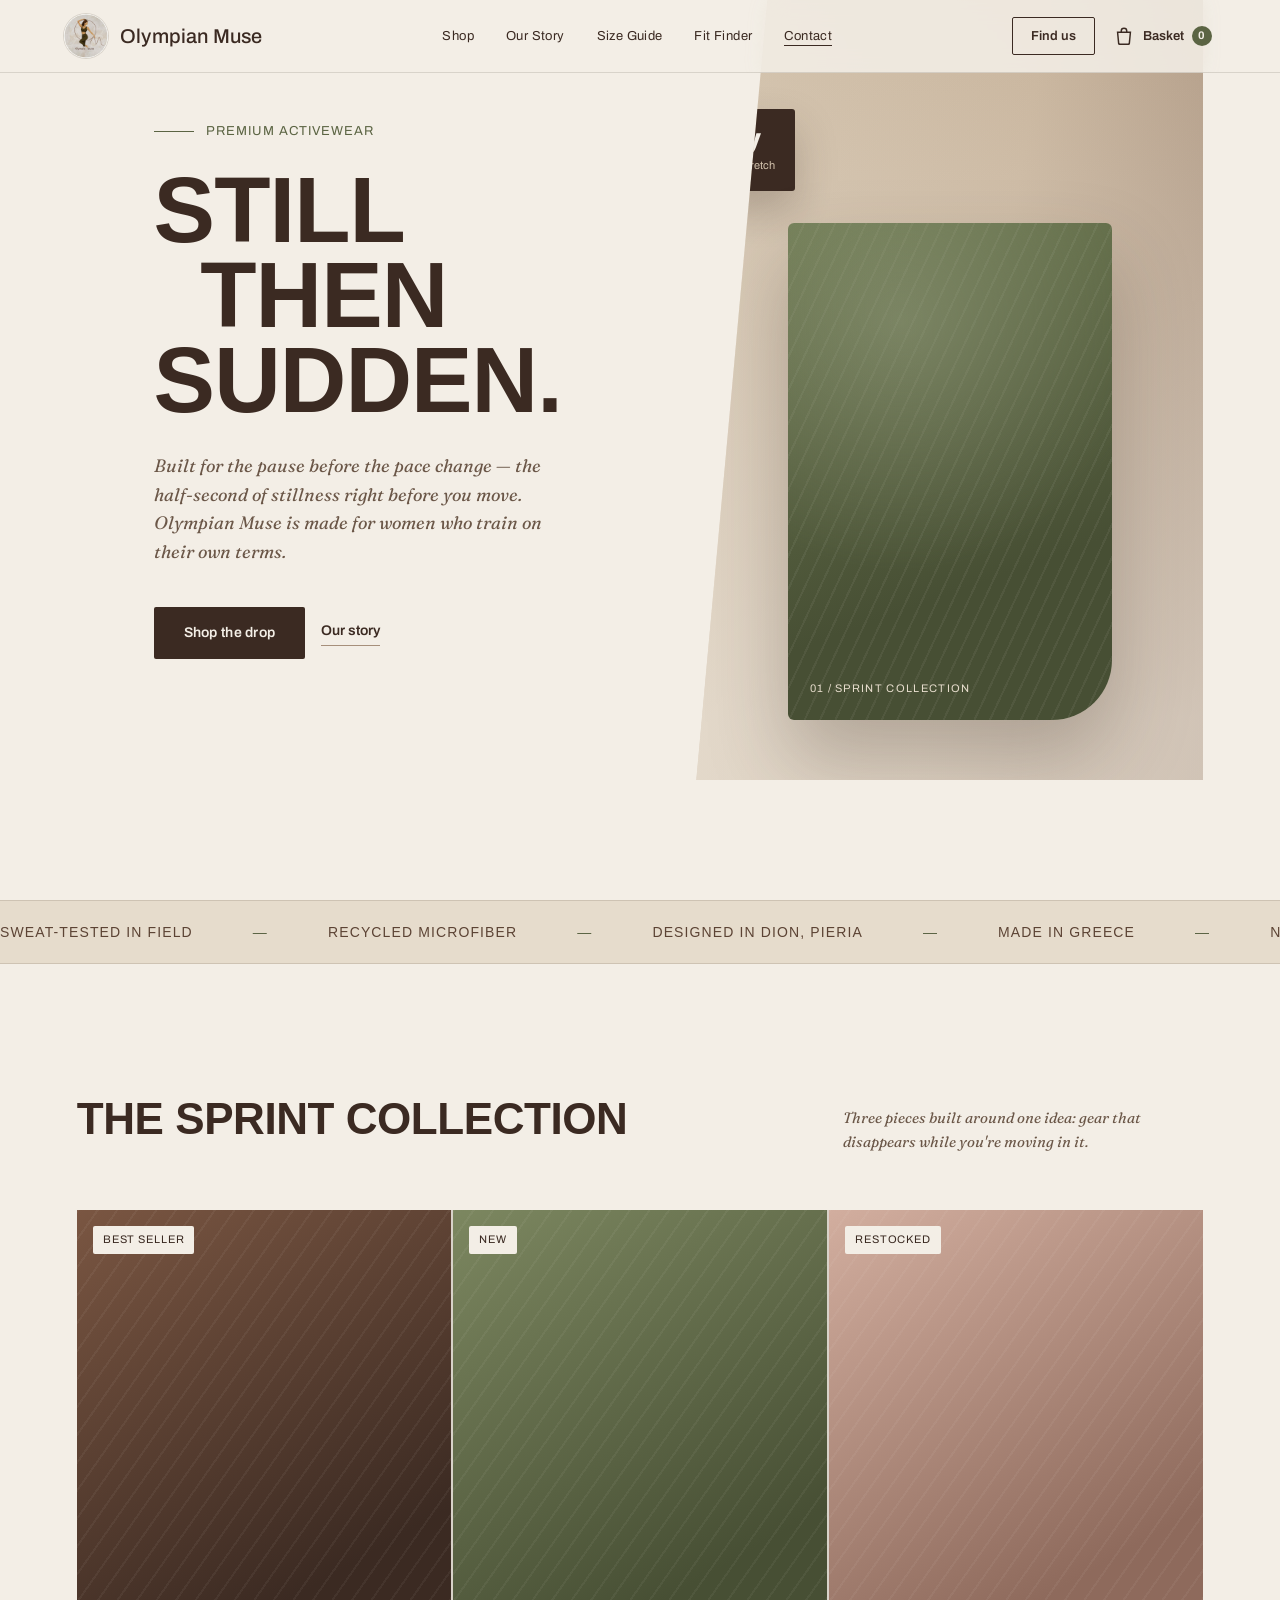
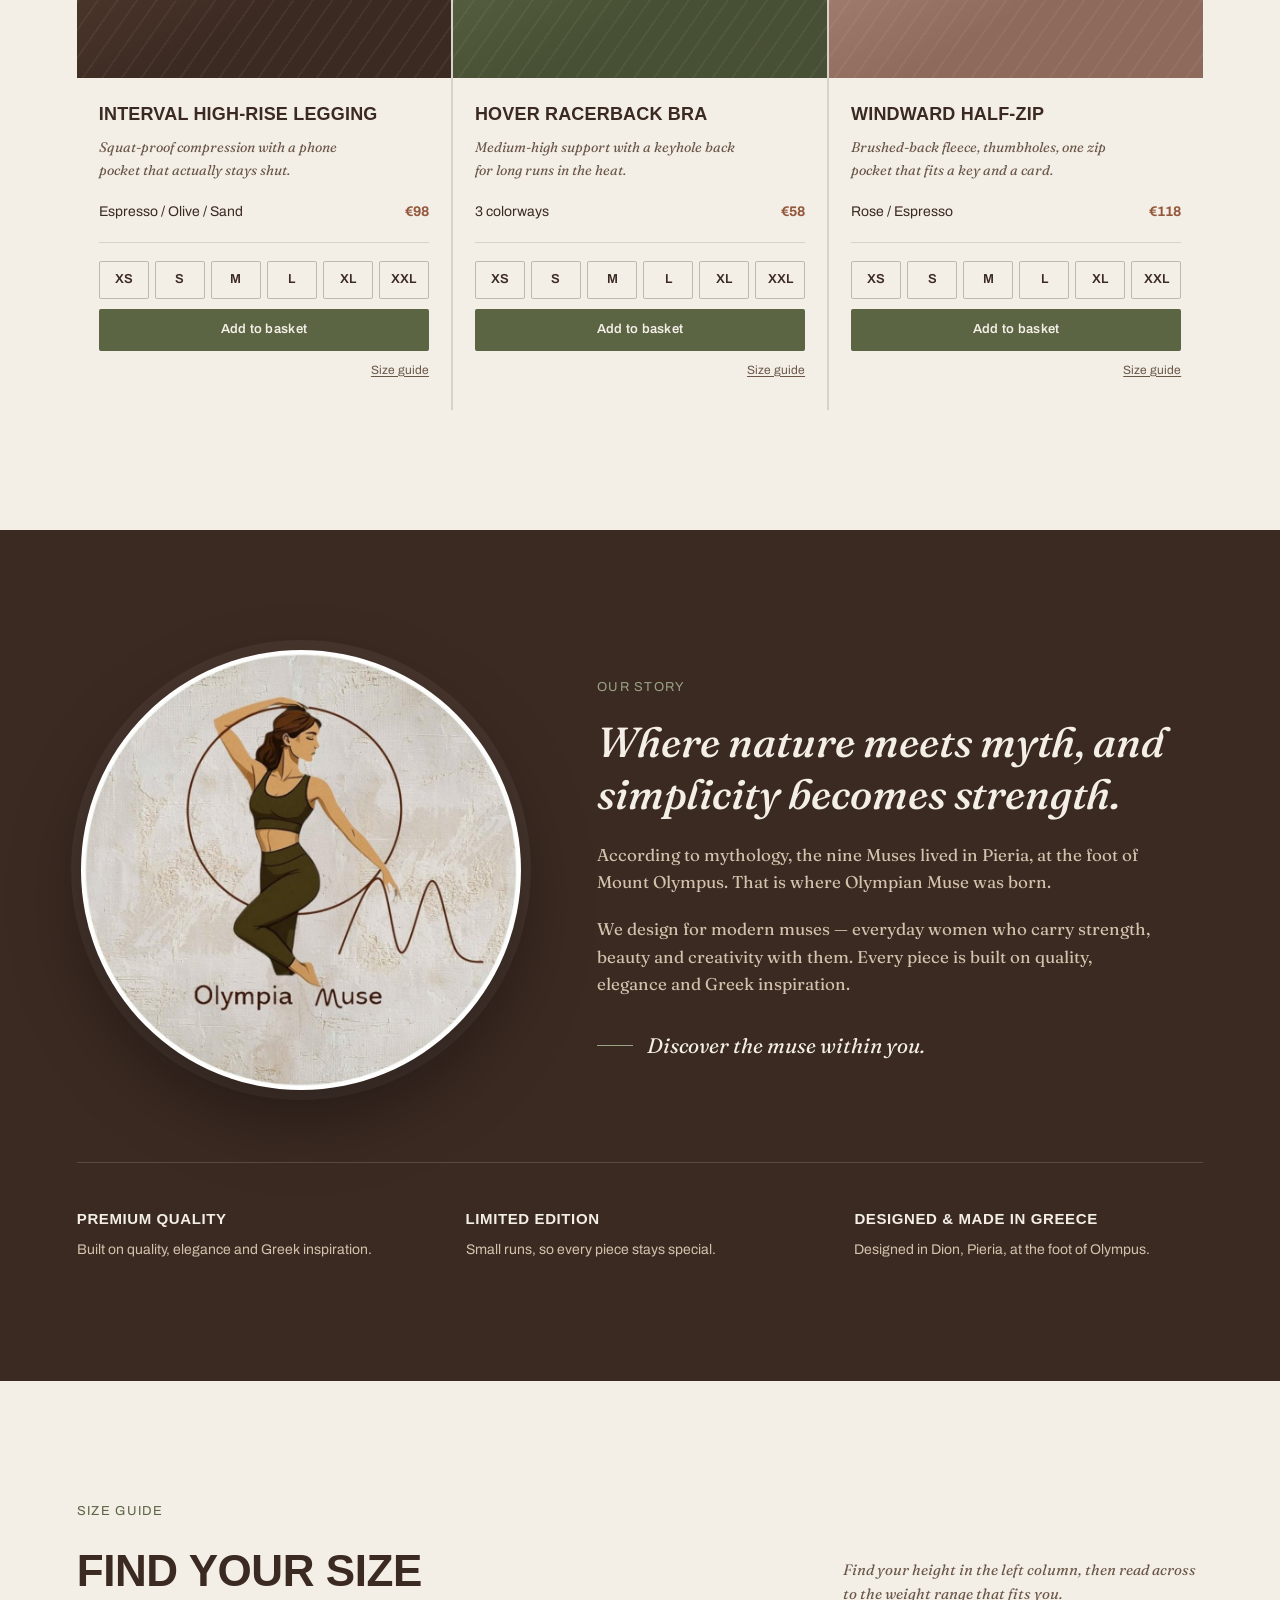
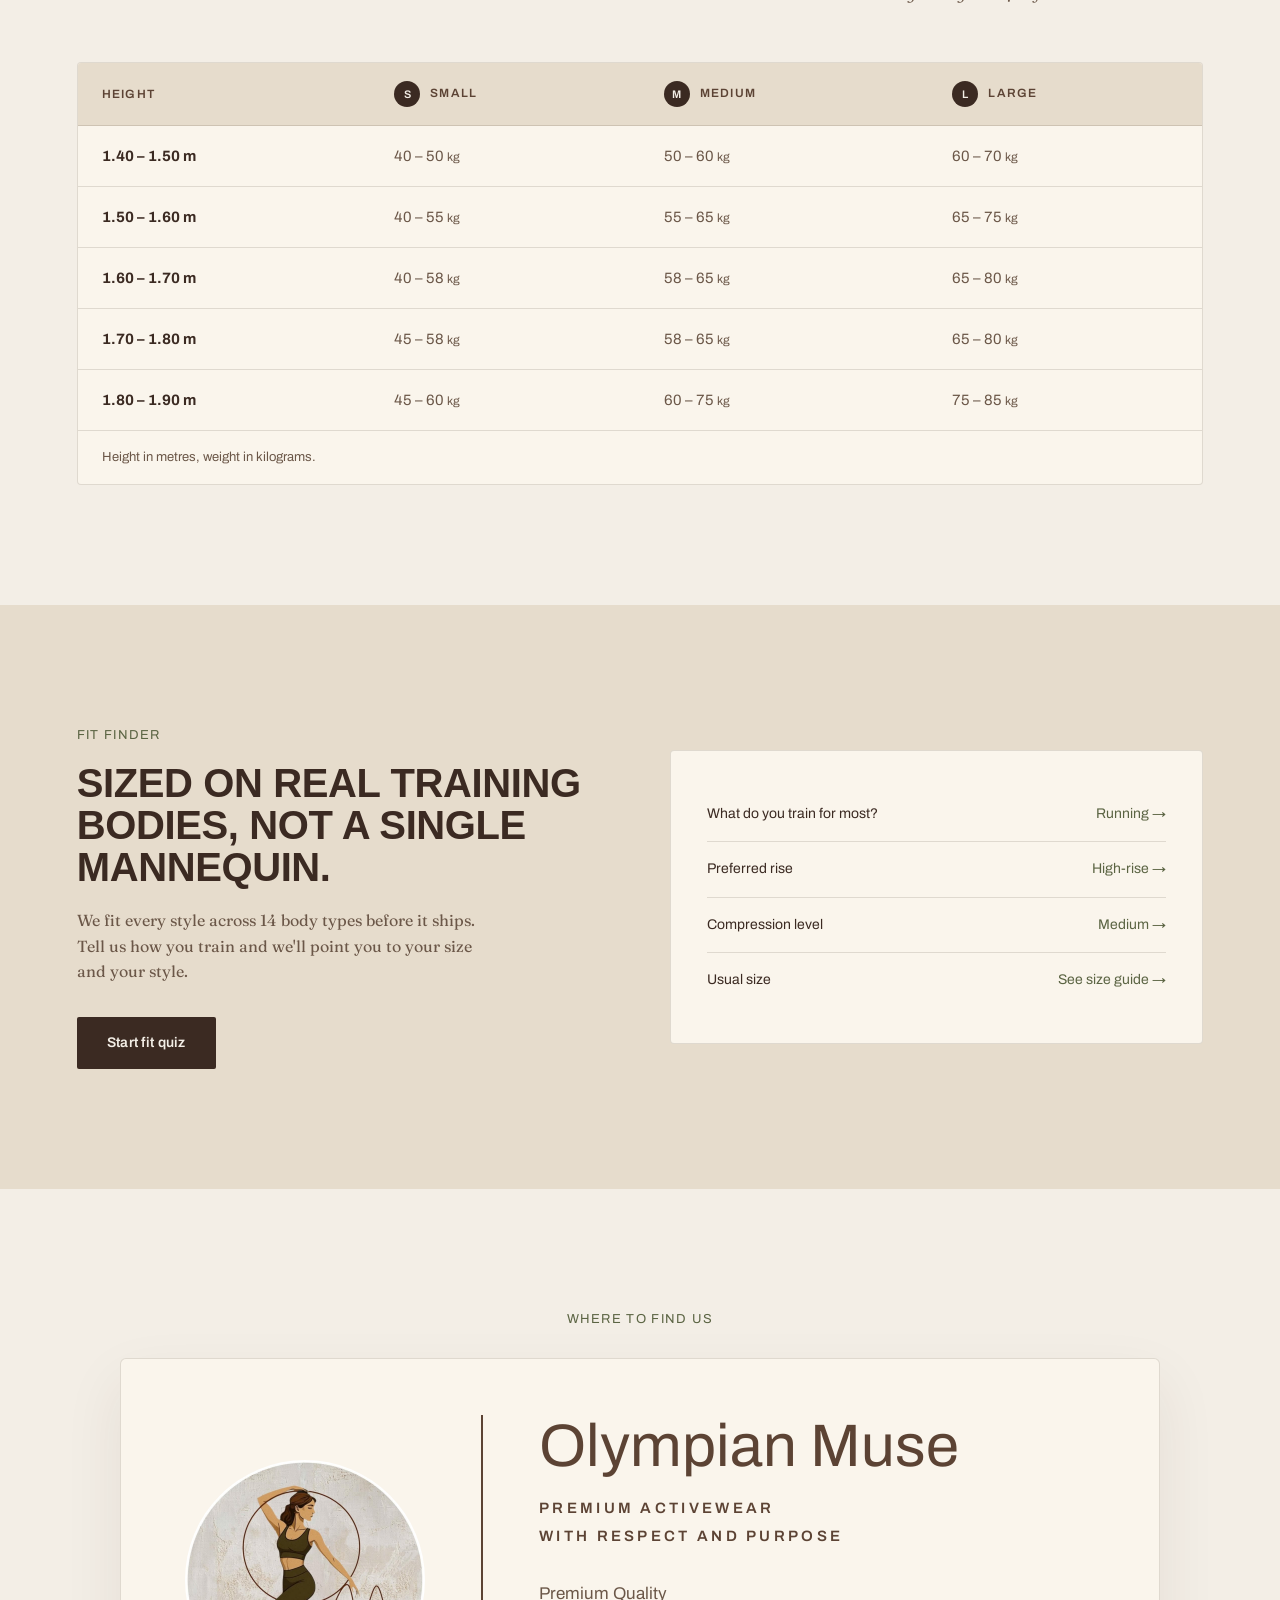
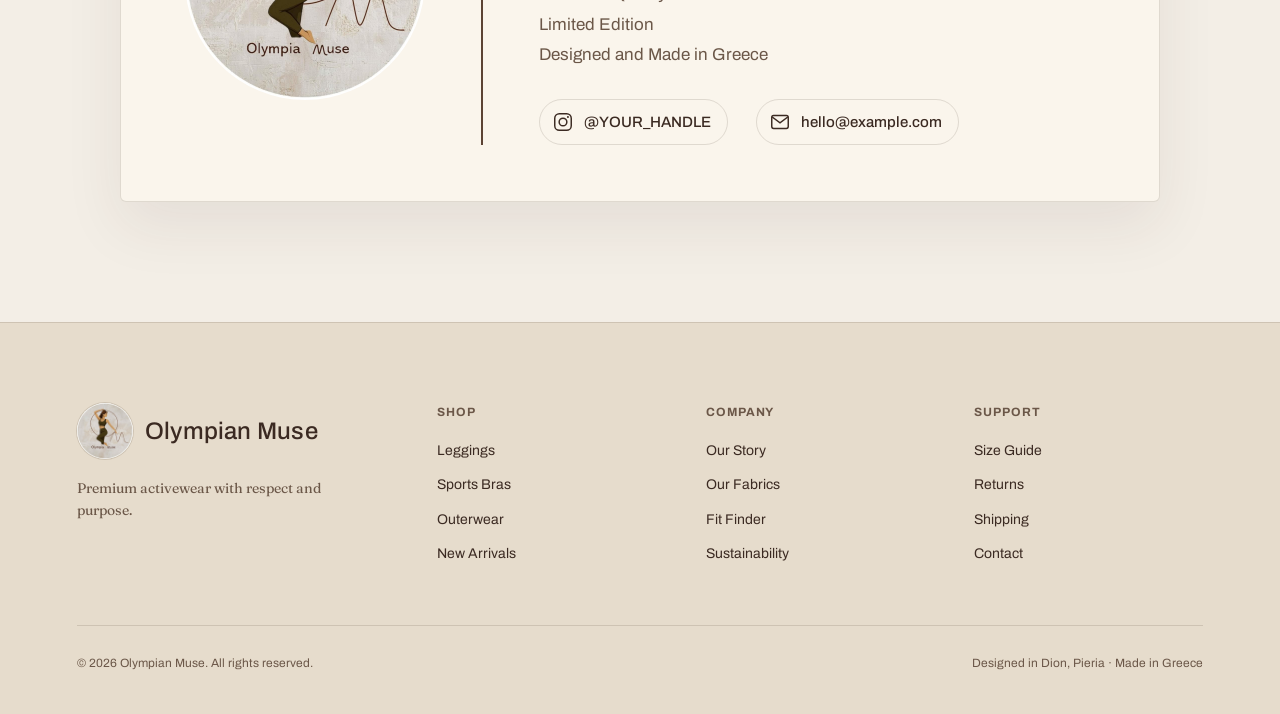
<file: OlympianMuse.html>
<!DOCTYPE html>
<html lang="en">
<head>
<meta charset="UTF-8">
<meta name="viewport" content="width=device-width, initial-scale=1.0, viewport-fit=cover">
<meta name="theme-color" content="#F3EEE6">
<title>Olympian Muse — Premium Activewear, Designed and Made in Greece</title>
<link rel="icon" href="images/logo.jpg">
<script>
  /* Turn on entrance animations only if the visitor hasn't asked their device to reduce motion */
  if (window.matchMedia && matchMedia('(prefers-reduced-motion: no-preference)').matches && 'IntersectionObserver' in window) {
    document.documentElement.classList.add('motion');
  }
</script>
<link rel="preconnect" href="https://fonts.googleapis.com">
<link href="https://fonts.googleapis.com/css2?family=Archivo+Expanded:wght@600;700;800&family=Archivo:wght@400;500;600;800&family=Fraunces:ital,opsz,wght@0,9..144,400;0,9..144,500;1,9..144,400;1,9..144,500&display=swap" rel="stylesheet">
<style>
  :root{
    /* Earth palette — cream, sand, taupe, espresso, olive, sage, clay, dusty rose */
    --cream:#F3EEE6;
    --cream-light:#FAF5EC;
    --sand:#E6DCCC;
    --sand-deep:#D3C3AD;
    --taupe:#A68F7B;
    --brown:#5C4334;
    --espresso:#3B2A22;
    --olive:#5B6443;
    --olive-deep:#474F34;
    --sage:#9AA284;
    --clay:#94573B;
    --rose:#C49A8C;

    /* Semantic roles */
    --bg:var(--cream);
    --surface:var(--sand);
    --text:var(--espresso);
    --text-muted:#6B5748;
    --accent:var(--clay);
    --line: rgba(59,42,34,0.14);
  }
  *{box-sizing:border-box; margin:0; padding:0;}
  html{scroll-behavior:smooth;}
  body{
    background:var(--bg);
    color:var(--text);
    font-family:'Fraunces', serif;
    font-weight:400;
    line-height:1.6;
    overflow-x:hidden;
  }
  .display{
    font-family:'Archivo Expanded', sans-serif;
    font-weight:800;
    text-transform:uppercase;
    letter-spacing:-0.01em;
  }
  .sans{
    font-family:'Archivo', sans-serif;
  }
  a{color:inherit; text-decoration:none;}
  img{max-width:100%; display:block;}

  /* ---------- BRAND (logo + wordmark) ---------- */
  .brand{display:flex; align-items:center; gap:12px;}
  .brand img{
    width:44px; height:44px; border-radius:50%; object-fit:cover;
    box-shadow:0 0 0 1px var(--line);
  }
  .wordmark{
    font-family:'Archivo', sans-serif; font-weight:500;
    font-size:20px; letter-spacing:0.01em;
  }

  /* ---------- NAV ---------- */
  header{
    position:fixed; top:0; left:0; right:0; z-index:100;
    display:flex; align-items:center; justify-content:space-between;
    padding:14px 5vw;
    background:rgba(243,238,230,0.88);
    backdrop-filter:blur(10px);
    -webkit-backdrop-filter:blur(10px);
    border-bottom:1px solid var(--line);
  }
  nav ul{
    display:flex; gap:32px; list-style:none;
    font-family:'Archivo', sans-serif;
    font-size:13px;
    letter-spacing:0.03em;
  }
  nav a{position:relative; padding-bottom:3px;}
  nav a::after{
    content:''; position:absolute; left:0; bottom:0; width:0; height:1px;
    background:var(--espresso); transition:width .3s ease;
  }
  nav a:hover::after{width:100%;}
  .nav-cta{
    font-family:'Archivo', sans-serif; font-size:13px; font-weight:600;
    border:1px solid var(--espresso); padding:8px 18px; border-radius:2px;
    transition:background .25s ease, color .25s ease;
  }
  .nav-cta:hover{background:var(--espresso); color:var(--cream);}
  @media(max-width:900px){ nav ul{display:none;} }

  /* ---------- HERO ---------- */
  .hero{
    position:relative;
    min-height:100vh;
    display:grid;
    grid-template-columns: 1.1fr 0.9fr;
    align-items:stretch;
  }
  .hero-copy{
    display:flex; flex-direction:column; justify-content:center;
    padding: 0 6vw;
    position:relative; z-index:2;
  }
  .eyebrow-line{
    display:flex; align-items:center; gap:12px;
    margin-bottom:28px;
    font-family:'Archivo', sans-serif; font-size:13px; letter-spacing:0.08em; color:var(--olive);
  }
  .eyebrow-line .rule{width:40px; height:1px; background:var(--olive);}
  .hero h1{
    font-size:clamp(48px, 7.2vw, 108px);
    line-height:0.92;
    letter-spacing:-0.01em;
  }
  .hero h1 .indent{display:block; margin-left:10%;}
  .hero p{
    max-width:420px;
    margin-top:28px;
    font-size:18px;
    color:var(--text-muted);
    font-style:italic;
  }
  .hero-actions{
    display:flex; gap:16px; margin-top:40px; align-items:center;
    font-family:'Archivo', sans-serif;
  }
  .btn-primary{
    background:var(--espresso); color:var(--cream);
    padding:15px 30px; font-size:14px; font-weight:600;
    letter-spacing:0.02em; border-radius:2px;
    transition:background .25s ease;
  }
  .btn-primary:hover{background:var(--olive);}
  .btn-text{font-size:14px; font-weight:600; border-bottom:1px solid var(--taupe); padding-bottom:2px;}

  .hero-visual{
    position:relative;
    background:
      linear-gradient(180deg, rgba(243,238,230,0) 0%, rgba(243,238,230,0.55) 92%),
      linear-gradient(100deg, var(--sand-deep) 0%, #C8B49C 55%, var(--taupe) 100%);
    clip-path: polygon(14% 0, 100% 0, 100% 100%, 0% 100%);
    display:flex; align-items:flex-end; justify-content:center;
    padding-bottom:60px;
  }
  .hero-visual .figure{
    width:64%;
    aspect-ratio: 3/4.6;
    background:
      radial-gradient(circle at 35% 20%, rgba(154,162,132,0.45), transparent 55%),
      repeating-linear-gradient(115deg, rgba(243,238,230,0.06) 0 2px, transparent 2px 14px),
      linear-gradient(160deg, #6E7A52, var(--olive-deep) 70%);
    border-radius:6px 6px 60px 6px;
    position:relative;
    box-shadow: 0 40px 80px rgba(59,42,34,0.28);
  }
  .hero-visual .figure::before{
    content:'01 / SPRINT COLLECTION';
    position:absolute; bottom:22px; left:22px;
    font-family:'Archivo', sans-serif; font-size:11px; letter-spacing:0.12em;
    color:var(--sand);
  }
  .stat-chip{
    position:absolute; top:14%; left:-8%;
    background:var(--espresso); color:var(--cream);
    padding:16px 20px; border-radius:3px;
    font-family:'Archivo', sans-serif;
    box-shadow:0 20px 40px rgba(59,42,34,0.25);
  }
  .stat-chip .num{font-size:28px; font-weight:800; line-height:1;}
  .stat-chip .lbl{font-size:11px; color:var(--sand-deep); margin-top:4px;}

  @media(max-width:900px){
    .hero{grid-template-columns:1fr; min-height:auto;}
    .hero-copy{padding:150px 6vw 60px;}
    .hero h1 .indent{margin-left:0;}
    .hero-visual{clip-path:none; padding:40px 6vw 60px;}
    .hero-visual .figure{width:100%;}
    .stat-chip{left:6vw; top:-30px;}
  }

  /* ---------- MARQUEE ---------- */
  .marquee{
    background:var(--surface);
    border-top:1px solid var(--line); border-bottom:1px solid var(--line);
    padding:18px 0; overflow:hidden; white-space:nowrap;
  }
  .marquee-track{
    display:inline-flex; gap:60px; animation:scroll 28s linear infinite;
    font-family:'Archivo Expanded', sans-serif; font-size:14px;
    letter-spacing:0.08em; color:var(--brown);
  }
  .marquee-track span{display:inline-flex; align-items:center; gap:60px;}
  .marquee-track span::after{content:'—'; color:var(--olive);}
  @keyframes scroll{ from{transform:translateX(0);} to{transform:translateX(-50%);} }

  /* ---------- SECTION shared ---------- */
  section{padding:120px 6vw; scroll-margin-top:72px;}
  .section-head{
    display:flex; justify-content:space-between; align-items:flex-end;
    margin-bottom:56px; gap:40px; flex-wrap:wrap;
  }
  .section-head h2{
    font-family:'Archivo Expanded', sans-serif; font-weight:800;
    text-transform:uppercase; font-size:clamp(28px,3.6vw,44px);
    letter-spacing:-0.01em; max-width:600px;
  }
  .section-head p{
    max-width:360px; color:var(--text-muted); font-size:15px; font-style:italic;
  }
  .kicker{
    font-family:'Archivo', sans-serif; font-size:13px; color:var(--olive);
    letter-spacing:0.1em; text-transform:uppercase; display:block;
  }

  /* ---------- PRODUCTS ---------- */
  .grid-products{
    display:grid; grid-template-columns:repeat(3,1fr); gap:2px;
    background:var(--line);
  }
  .product-card{
    display:block; background:var(--bg); padding:0; position:relative; overflow:hidden;
    transition:transform .28s var(--ease-out), box-shadow .28s var(--ease-out), border-color .28s var(--ease-out);
    box-shadow:0 0 0 1px transparent;
    cursor:pointer;
  }
  .product-card:hover{
    transform:translateY(-6px);
    box-shadow:0 18px 42px rgba(59,42,34,0.10);
    border-color:rgba(59,42,34,0.2);
  }
  .product-media{
    aspect-ratio:4/5; position:relative;
    background: linear-gradient(150deg, var(--tone1,#6B4A3A), var(--tone2,#3B2A22) 75%);
  }
  .product-card:nth-child(1) .product-media{--tone1:#7A5642; --tone2:#3B2A22;}
  .product-card:nth-child(2) .product-media{--tone1:#7C8760; --tone2:#474F34;}
  .product-card:nth-child(3) .product-media{--tone1:#D2AE9F; --tone2:#8E6A5C;}
  .product-media::after{
    content:''; position:absolute; inset:0;
    background:repeating-linear-gradient(125deg, rgba(243,238,230,0.05) 0 2px, transparent 2px 16px);
  }
  .product-tag{
    position:absolute; top:16px; left:16px; z-index:1;
    font-family:'Archivo', sans-serif; font-size:11px; letter-spacing:0.08em;
    background:var(--cream); color:var(--espresso); padding:5px 10px; border-radius:2px;
  }
  .product-info{padding:22px 22px 30px;}
  .product-info h3{
    font-family:'Archivo Expanded', sans-serif; font-weight:700;
    text-transform:uppercase; font-size:18px; letter-spacing:0.01em;
  }
  .product-info .desc{
    font-size:14px; color:var(--text-muted); margin-top:8px; font-style:italic;
    max-width:280px;
  }
  .product-info .price-row{
    display:flex; justify-content:space-between; align-items:center; margin-top:20px;
    font-family:'Archivo', sans-serif; font-size:14px;
  }
  .price-row .price{font-weight:700; color:var(--accent);}
  @media(max-width:900px){ .grid-products{grid-template-columns:1fr;} }

  /* ---------- OUR STORY (espresso block) ---------- */
  .story{
    --text:var(--cream);
    --text-muted:var(--sand-deep);
    --line: rgba(243,238,230,0.16);
    background:var(--espresso);
    color:var(--text);
    display:grid; grid-template-columns:0.85fr 1.15fr; gap:72px; align-items:center;
  }
  .story .kicker{color:var(--sage);}
  .story-media img{
    width:100%; max-width:440px; aspect-ratio:1; margin:0 auto;
    border-radius:50%; object-fit:cover;
    box-shadow:0 30px 70px rgba(0,0,0,0.35), 0 0 0 10px rgba(243,238,230,0.06);
  }
  .story h2{
    font-family:'Fraunces', serif; font-weight:500; font-style:italic;
    font-size:clamp(28px,3.4vw,42px); line-height:1.25; margin-top:18px;
    max-width:620px;
  }
  .story-copy p{
    color:var(--text-muted); font-size:17px; margin-top:20px; max-width:560px;
  }
  .story-copy .story-close{
    display:flex; align-items:center; gap:14px;
    margin-top:32px; color:var(--text);
    font-style:italic; font-size:21px;
  }
  .story-close::before{content:''; width:36px; height:1px; background:var(--sage); flex:none;}
  .story-pillars{
    grid-column:1 / -1;
    display:grid; grid-template-columns:repeat(3,1fr); gap:40px;
    border-top:1px solid var(--line); padding-top:44px;
  }
  .pillar h3{
    font-family:'Archivo Expanded', sans-serif; font-weight:700;
    text-transform:uppercase; font-size:15px; letter-spacing:0.04em;
  }
  .pillar p{
    font-family:'Archivo', sans-serif; font-size:14px; color:var(--text-muted); margin-top:8px; max-width:300px;
  }
  @media(max-width:900px){
    .story{grid-template-columns:1fr; gap:48px;}
    .story-media img{max-width:320px;}
    .story-pillars{grid-template-columns:1fr; gap:28px;}
  }

  /* ---------- SIZE GUIDE ---------- */
  .table-wrap{
    overflow-x:auto;
    background:var(--cream-light);
    border:1px solid var(--line); border-radius:4px;
  }
  .size-table{
    width:100%; min-width:540px; border-collapse:collapse;
    font-family:'Archivo', sans-serif; font-size:15px;
    font-variant-numeric:tabular-nums;
  }
  .size-table caption{
    caption-side:bottom; text-align:left;
    padding:16px 24px; font-size:13px; color:var(--text-muted);
    border-top:1px solid var(--line);
  }
  .size-table thead th{
    background:var(--surface);
    text-align:left; padding:18px 24px;
    font-size:12px; font-weight:600; letter-spacing:0.1em; text-transform:uppercase;
    color:var(--brown);
  }
  .size-table thead th .size-letter{
    display:inline-grid; place-items:center;
    width:26px; height:26px; margin-right:10px; border-radius:50%;
    background:var(--espresso); color:var(--cream); font-size:11px; letter-spacing:0;
  }
  .size-table tbody th,
  .size-table tbody td{
    padding:18px 24px; text-align:left; border-top:1px solid var(--line);
  }
  .size-table tbody th{font-weight:700; color:var(--espresso); white-space:nowrap;}
  .size-table tbody td{color:var(--text-muted);}
  .size-table tbody td .unit{font-size:12px; margin-left:3px;}
  .size-table tbody tr{transition:background .2s ease;}
  .size-table tbody tr:hover{background:rgba(91,100,67,0.08);}
  .size-table tbody tr:hover td{color:var(--espresso);}

  /* ---------- FIT FINDER ---------- */
  .fit-finder{
    background:var(--surface);
    display:grid; grid-template-columns:1fr 1fr; gap:60px; align-items:center;
  }
  .fit-finder .kicker{margin-bottom:16px;}
  .fit-finder h2{
    font-family:'Archivo Expanded', sans-serif; font-weight:800; text-transform:uppercase;
    font-size:clamp(28px,3.2vw,40px); line-height:1.05; letter-spacing:-0.01em;
  }
  .fit-finder p{color:var(--text-muted); margin-top:20px; max-width:420px;}
  .fit-panel{
    background:var(--cream-light); border:1px solid var(--line); border-radius:4px; padding:36px;
  }
  .fit-row{display:flex; justify-content:space-between; gap:16px; padding:16px 0; border-bottom:1px solid var(--line); font-family:'Archivo', sans-serif; font-size:14px; cursor:pointer;}
  .fit-row:last-child{border-bottom:none;}
  .fit-row span:last-child{color:var(--olive);}
  @media(max-width:900px){ .fit-finder{grid-template-columns:1fr;} }

  /* ---------- WHERE TO FIND US (ad card) ---------- */
  .find-us .kicker{text-align:center; margin-bottom:28px;}
  .ad{
    max-width:1040px; margin:0 auto;
    display:grid; grid-template-columns:auto 2px 1fr; gap:56px; align-items:center;
    background:var(--cream-light);
    border:1px solid var(--line); border-radius:6px;
    padding:56px 64px;
    box-shadow:0 24px 60px rgba(59,42,34,0.08);
  }
  .ad-logo img{
    width:240px; height:240px; border-radius:50%; object-fit:cover;
  }
  .ad-rule{align-self:stretch; background:var(--brown);}
  .ad-name{
    font-family:'Archivo', sans-serif; font-weight:400;
    font-size:clamp(38px,5vw,60px); line-height:1.05; color:var(--brown);
  }
  .ad-tagline{
    font-family:'Archivo', sans-serif; font-weight:600;
    font-size:15px; letter-spacing:0.22em; text-transform:uppercase;
    color:var(--brown); margin-top:16px; line-height:1.9;
  }
  .ad-points{
    list-style:none; margin-top:28px;
    font-family:'Archivo', sans-serif; font-size:17px; color:var(--text-muted); line-height:1.8;
  }
  .find-links{display:flex; flex-wrap:wrap; gap:14px 28px; margin-top:28px;}
  .find-link{
    display:inline-flex; align-items:center; gap:10px;
    font-family:'Archivo', sans-serif; font-size:15px; font-weight:500; color:var(--espresso);
    padding:10px 16px 10px 12px; border:1px solid var(--line); border-radius:40px;
    transition:background .25s ease, color .25s ease, border-color .25s ease;
  }
  .find-link svg{width:22px; height:22px; flex:none;}
  .find-link:hover{background:var(--espresso); color:var(--cream); border-color:var(--espresso);}
  @media(max-width:900px){
    .ad{grid-template-columns:1fr; gap:32px; padding:40px 28px; text-align:center;}
    .ad-logo img{width:180px; height:180px; margin:0 auto;}
    .ad-rule{height:2px; width:80px; margin:0 auto;}
    .find-links{justify-content:center;}
  }

  /* ---------- FOOTER ---------- */
  footer{
    padding:80px 6vw 40px; border-top:1px solid var(--line);
    background:var(--surface);
  }
  .footer-top{
    display:grid; grid-template-columns:1.4fr repeat(3,1fr); gap:40px; margin-bottom:60px;
  }
  .footer-brand .brand{margin-bottom:18px;}
  .footer-brand .brand img{width:56px; height:56px;}
  .footer-brand .wordmark{font-size:24px;}
  .footer-brand p{color:var(--text-muted); max-width:280px; font-size:14px;}
  .footer-col h4{
    font-family:'Archivo', sans-serif; font-size:12px; letter-spacing:0.08em;
    text-transform:uppercase; color:var(--text-muted); margin-bottom:18px;
  }
  .footer-col ul{list-style:none; display:flex; flex-direction:column; gap:12px; font-family:'Archivo', sans-serif; font-size:14px;}
  .footer-col a:hover{color:var(--olive);}
  .footer-bottom{
    display:flex; justify-content:space-between; padding-top:28px; border-top:1px solid var(--line);
    font-family:'Archivo', sans-serif; font-size:12px; color:var(--text-muted); flex-wrap:wrap; gap:12px;
  }
  @media(max-width:760px){ .footer-top{grid-template-columns:1fr 1fr;} }

  /* ---------- SHOP: header basket button ---------- */
  button{font:inherit; color:inherit;}
  .header-actions{display:flex; align-items:center; gap:14px;}
  .basket-btn{
    display:inline-flex; align-items:center; gap:8px;
    background:none; border:0; cursor:pointer; padding:6px 4px;
    font-family:'Archivo', sans-serif; font-size:13px; font-weight:600;
  }
  .basket-count{
    display:inline-grid; place-items:center;
    min-width:20px; height:20px; padding:0 6px; border-radius:10px;
    background:var(--olive); color:var(--cream); font-size:11px; font-weight:700;
    transition:transform .2s ease;
  }
  .basket-count.bump{transform:scale(1.25);}
  @media(max-width:520px){ .nav-cta, .basket-label{display:none;} }

  /* ---------- SHOP: size picker + add to basket ---------- */
  .buy{margin-top:18px; padding-top:18px; border-top:1px solid var(--line);}
  .buy-row{display:grid; gap:10px;}
  .size-pick{display:flex; flex-wrap:wrap; gap:6px;}
  .size-opt{
    flex:1 1 0; min-width:40px; height:38px; padding:0 4px; cursor:pointer;
    background:transparent; border:1px solid rgba(59,42,34,0.28); border-radius:2px;
    font-family:'Archivo', sans-serif; font-size:13px; font-weight:600;
    transition:background .2s ease, color .2s ease, border-color .2s ease;
  }
  .size-opt:hover{border-color:var(--espresso);}
  .size-opt[aria-pressed="true"]{background:var(--espresso); color:var(--cream); border-color:var(--espresso);}
  .btn-add{
    width:100%; height:42px; cursor:pointer;
    background:var(--olive); color:var(--cream); border:0; border-radius:2px;
    font-family:'Archivo', sans-serif; font-size:13px; font-weight:600; letter-spacing:0.02em;
    transition:background .25s ease;
  }
  .btn-add:hover{background:var(--olive-deep);}
  .buy-hint{
    display:flex; justify-content:space-between; gap:12px; margin-top:10px;
    font-family:'Archivo', sans-serif; font-size:12px; color:var(--text-muted);
  }
  .buy-hint a{text-decoration:underline; text-underline-offset:2px;}
  .buy-msg{color:var(--clay); font-weight:600;}

  /* ---------- SHOP: basket drawer ---------- */
  .overlay{
    position:fixed; inset:0; z-index:200;
    background:rgba(59,42,34,0.45);
    opacity:0; pointer-events:none; transition:opacity .3s ease;
  }
  body.basket-open{overflow:hidden;}
  body.basket-open .overlay{opacity:1; pointer-events:auto;}
  .drawer{
    position:fixed; top:0; right:0; z-index:201;
    width:min(460px, 100%); height:100%; height:100dvh;
    padding-top:env(safe-area-inset-top, 0px);
    display:flex; flex-direction:column;
    background:var(--cream-light);
    box-shadow:-20px 0 60px rgba(59,42,34,0.18);
    transform:translateX(100%); visibility:hidden;
    transition:transform .35s ease, visibility 0s linear .35s;
  }
  body.basket-open .drawer{transform:none; visibility:visible; transition:transform .35s ease;}
  .drawer-head{
    display:flex; align-items:center; gap:12px;
    padding:18px 24px; border-bottom:1px solid var(--line);
  }
  .drawer-head h2{
    flex:1; font-family:'Archivo Expanded', sans-serif; font-weight:800;
    text-transform:uppercase; font-size:16px; letter-spacing:0.01em;
  }
  .icon-btn{
    width:36px; height:36px; flex:none; cursor:pointer;
    display:grid; place-items:center;
    background:none; border:1px solid var(--line); border-radius:50%;
    font-family:'Archivo', sans-serif; font-size:16px; line-height:1;
  }
  .icon-btn:hover{border-color:var(--espresso);}
  .steps{
    display:flex; align-items:center; gap:10px; list-style:none;
    padding:12px 24px; border-bottom:1px solid var(--line);
    font-family:'Archivo', sans-serif; font-size:11px; letter-spacing:0.1em; text-transform:uppercase;
    color:var(--text-muted);
  }
  .steps li{display:flex; align-items:center; gap:10px;}
  .steps li + li::before{content:''; width:18px; height:1px; background:rgba(59,42,34,0.3);}
  .steps li[aria-current="step"]{color:var(--espresso); font-weight:700;}
  .drawer-body{flex:1; overflow-y:auto; padding:4px 24px 24px;}
  .drawer-foot{
    border-top:1px solid var(--line); background:var(--cream);
    padding:18px 24px calc(18px + env(safe-area-inset-bottom, 0px));
    font-family:'Archivo', sans-serif;
  }
  .total-row{display:flex; justify-content:space-between; align-items:baseline; font-size:14px;}
  .total-row strong{font-size:20px;}
  .foot-note{font-size:12px; color:var(--text-muted); margin:4px 0 14px;}
  .btn-block{
    display:block; width:100%; border:0; cursor:pointer; text-align:center;
    font-family:'Archivo', sans-serif;
  }
  .btn-primary:disabled{opacity:0.45; cursor:not-allowed;}
  .btn-primary:disabled:hover{background:var(--espresso);}

  /* basket lines */
  .lines{list-style:none;}
  .line{display:flex; gap:16px; padding:18px 0; border-bottom:1px solid var(--line); font-family:'Archivo', sans-serif;}
  .line-swatch{width:60px; height:76px; flex:none; border-radius:3px; background:linear-gradient(150deg, var(--t1), var(--t2) 75%);}
  .line-main{flex:1; min-width:0;}
  .line-name{font-weight:600; font-size:14px; line-height:1.35;}
  .line-meta{font-size:13px; color:var(--text-muted); margin-top:2px;}
  .qty{display:inline-flex; align-items:center; margin-top:10px; border:1px solid rgba(59,42,34,0.22); border-radius:2px;}
  .qty button{width:30px; height:30px; background:none; border:0; cursor:pointer; font-size:15px;}
  .qty button:hover{background:var(--sand);}
  .qty output{min-width:26px; text-align:center; font-size:13px; font-weight:600;}
  .line-side{display:flex; flex-direction:column; justify-content:space-between; align-items:flex-end;}
  .line-total{font-weight:700; font-size:14px;}
  .line-remove{background:none; border:0; cursor:pointer; font-size:12px; color:var(--text-muted); text-decoration:underline; text-underline-offset:2px;}
  .line-remove:hover{color:var(--clay);}
  .empty{text-align:center; padding:64px 8px; color:var(--text-muted);}
  .empty p:first-child{font-style:italic; font-size:22px; color:var(--espresso); margin-bottom:6px;}
  .empty p:last-child{font-family:'Archivo', sans-serif; font-size:14px;}

  /* checkout form */
  .checkout fieldset{border:0; margin-top:22px;}
  .checkout legend{
    font-family:'Archivo Expanded', sans-serif; font-weight:700; text-transform:uppercase;
    font-size:13px; letter-spacing:0.04em; margin-bottom:14px;
  }
  .field{display:flex; flex-direction:column; gap:6px; margin-bottom:14px; font-family:'Archivo', sans-serif;}
  .field label{font-size:13px; font-weight:600;}
  .field label .opt{font-weight:400; color:var(--text-muted);}
  .field input, .field textarea{
    width:100%; padding:12px 14px;
    font-family:'Archivo', sans-serif; font-size:16px; color:var(--text);
    background:#fff; border:1px solid rgba(59,42,34,0.25); border-radius:2px;
  }
  .field textarea{min-height:72px; resize:vertical;}
  .field input:focus, .field textarea:focus{outline:2px solid var(--olive); outline-offset:1px; border-color:var(--olive);}
  .field input:user-invalid{border-color:var(--clay);}
  .field-row{display:grid; grid-template-columns:1fr 1fr; gap:12px;}
  @media(max-width:400px){ .field-row{grid-template-columns:1fr;} }
  .pay-opt{
    display:flex; gap:14px; align-items:flex-start; cursor:pointer;
    padding:16px; margin-bottom:10px;
    border:1px solid rgba(59,42,34,0.2); border-radius:4px;
    font-family:'Archivo', sans-serif;
    transition:border-color .2s ease, background .2s ease;
  }
  .pay-opt:has(input:checked){border-color:var(--olive); background:rgba(91,100,67,0.07); box-shadow:inset 0 0 0 1px var(--olive);}
  .pay-opt input{accent-color:var(--olive); margin-top:4px; width:16px; height:16px; flex:none;}
  .pay-title{font-size:15px; font-weight:600;}
  .pay-desc{font-size:13px; color:var(--text-muted); margin-top:2px;}

  /* order confirmation */
  .done{font-family:'Archivo', sans-serif; padding-top:24px;}
  .done-mark{
    width:56px; height:56px; margin:0 auto; border-radius:50%;
    display:grid; place-items:center; background:var(--olive); color:var(--cream);
  }
  .done h3{
    font-family:'Fraunces', serif; font-style:italic; font-weight:500;
    font-size:26px; text-align:center; margin-top:16px;
  }
  .done-sub{text-align:center; color:var(--text-muted); font-size:14px; margin-top:4px;}
  .order-no{
    display:block; width:max-content; margin:14px auto 0; padding:6px 14px;
    border:1px dashed var(--taupe); border-radius:3px;
    font-weight:700; letter-spacing:0.08em;
  }
  .pay-box{background:var(--sand); border-radius:4px; padding:20px; margin-top:24px;}
  .pay-box h4{font-size:12px; letter-spacing:0.1em; text-transform:uppercase; color:var(--brown); margin-bottom:12px;}
  .pay-box dl{display:grid; grid-template-columns:auto 1fr; gap:10px 16px; font-size:14px;}
  .pay-box dt{color:var(--text-muted);}
  .pay-box dd{font-weight:600; overflow-wrap:anywhere;}
  .pay-box .note{font-size:13px; color:var(--text-muted); margin-top:14px;}
  .copy-btn{
    margin-left:8px; padding:2px 8px; cursor:pointer;
    background:var(--cream-light); border:1px solid rgba(59,42,34,0.25); border-radius:2px;
    font-size:11px; font-weight:600; vertical-align:1px;
  }
  .done-items{list-style:none; margin-top:20px; font-size:14px;}
  .done-items li{display:flex; justify-content:space-between; gap:12px; padding:8px 0; border-bottom:1px solid var(--line);}
  .done-items li:last-child{border-bottom:0; font-weight:700;}

  /* ============================================================
     MOBILE & TABLET
     ============================================================ */
  html{-webkit-text-size-adjust:100%;}
  header{padding-top:calc(14px + env(safe-area-inset-top, 0px));}

  /* menu button (phones & tablets) */
  .menu-btn{
    display:none; place-items:center; width:40px; height:40px; cursor:pointer;
    background:none; border:1px solid var(--line); border-radius:50%;
  }
  .menu-btn .i-close{display:none;}
  .menu-btn[aria-expanded="true"] .i-open{display:none;}
  .menu-btn[aria-expanded="true"] .i-close{display:block;}

  @media(max-width:900px){
    .menu-btn{display:grid;}
    header.menu-open nav ul{
      display:flex; flex-direction:column; gap:0;
      position:absolute; top:100%; left:0; right:0;
      padding:4px 6vw 12px;
      background:var(--cream-light);
      border-bottom:1px solid var(--line);
      box-shadow:0 18px 40px rgba(59,42,34,0.12);
      font-size:16px;
    }
    header.menu-open nav li + li{border-top:1px solid var(--line);}
    header.menu-open nav a{display:block; padding:15px 0;}
    header.menu-open nav a::after{display:none;}

    section{padding-top:88px; padding-bottom:88px;}
    .grid-products{grid-template-columns:repeat(2,1fr);}
    .fit-panel{padding:24px;}
    .footer-brand{grid-column:1 / -1;}
  }

  @media(max-width:600px){
    section{padding:64px 20px;}
    .hero{padding:0 !important;}
    .hero-copy{padding:124px 20px 48px;}
    .hero h1{font-size:clamp(38px, 11.5vw, 56px);}
    .hero p{font-size:16px; margin-top:22px;}
    .hero-actions{flex-wrap:wrap; margin-top:30px;}
    .hero-visual{padding:40px 20px 56px;}
    .hero-visual .figure{aspect-ratio:4/5;}
    .stat-chip{left:20px;}

    .section-head{margin-bottom:32px; gap:14px;}
    .grid-products{grid-template-columns:1fr;}
    .product-info{padding:20px 18px 26px;}

    .story{gap:36px;}
    .story-media img{max-width:240px;}
    .story-copy p{font-size:16px;}
    .story-copy .story-close{font-size:19px;}
    .story-pillars{padding-top:32px;}

    /* size table fits the screen instead of scrolling sideways */
    .size-table{min-width:0; font-size:14px;}
    .size-table thead th,
    .size-table tbody th,
    .size-table tbody td{padding:12px 10px;}
    .size-table thead th{letter-spacing:0.04em;}
    .size-table .size-word{display:none;}
    .size-table thead th .size-letter{margin-right:0; width:30px; height:30px; font-size:12px;}
    .size-table tbody th{white-space:normal;}
    .size-table caption{padding:12px 10px;}

    .fit-finder{gap:36px;}
    .fit-panel{padding:8px 18px;}

    .ad{padding:32px 20px; gap:24px;}
    .ad-logo img{width:150px; height:150px;}
    .ad-tagline{font-size:12px; letter-spacing:0.14em;}
    .ad-points{font-size:15px; margin-top:20px;}
    .find-links{flex-direction:column; align-items:stretch;}
    .find-link{justify-content:center;}

    footer{padding:56px 20px 32px;}
    .footer-top{gap:32px 20px; margin-bottom:40px;}
    .footer-bottom{flex-direction:column;}

    .brand{gap:10px;}
    .brand img{width:38px; height:38px;}
    header .wordmark{font-size:17px;}
    .drawer-head, .steps, .drawer-body, .drawer-foot{padding-left:18px; padding-right:18px;}
    .steps{gap:6px; font-size:10px; letter-spacing:0.06em;}
    .steps li{gap:6px;}
    .steps li + li::before{width:10px;}
  }

  /* ============================================================
     MOTION
     ============================================================ */
  :root{
    --ease-out: cubic-bezier(.2,.7,.2,1);
  }

  /* 1. Page-to-page: smooth cross-fade between separate pages on the same site
        (e.g. index.html → terms.html). Supported in Chrome, Edge and Safari 18.2+;
        other browsers simply switch pages normally. */
  @view-transition{ navigation:auto; }
  ::view-transition-old(root){ animation:om-fade-out .25s ease both; }
  ::view-transition-new(root){ animation:om-fade-up .45s var(--ease-out) both; }

  @keyframes om-fade-out{ to{ opacity:0; } }
  @keyframes om-fade-up{ from{ opacity:0; transform:translateY(12px); } }
  @keyframes om-fade-in{ from{ opacity:0; } }
  @keyframes om-rise{ from{ opacity:0; transform:translateY(28px); } }
  @keyframes om-pop{ from{ opacity:0; transform:translateY(10px) scale(.96); } }

  /* 2. First load: the page fades in, then the hero builds in sequence */
  html.motion body{ animation:om-fade-in .5s ease both; }
  html.motion .hero-copy > *{ animation:om-rise .9s var(--ease-out) both; }
  html.motion .hero-copy > :nth-child(1){ animation-delay:.10s; }
  html.motion .hero-copy > :nth-child(2){ animation-delay:.20s; }
  html.motion .hero-copy > :nth-child(3){ animation-delay:.32s; }
  html.motion .hero-copy > :nth-child(4){ animation-delay:.44s; }
  html.motion .hero-visual .figure{ animation:om-rise 1.1s var(--ease-out) .30s both; }
  html.motion .stat-chip{ animation:om-pop .7s var(--ease-out) .75s both; }

  /* 3. Sections glide in as you scroll (or jump) to them */
  html.motion :is(
    .section-head, .product-card, .story-media, .story-copy, .pillar,
    .table-wrap, .fit-finder > div, .fit-panel, .find-us .kicker, .ad, .footer-top
  ){
    opacity:0; transform:translateY(32px);
    transition:opacity .9s var(--ease-out), transform .9s var(--ease-out);
  }
  html.motion .is-visible{ opacity:1 !important; transform:none !important; }
  /* stagger items that sit side by side */
  html.motion .product-card:nth-child(2), html.motion .pillar:nth-child(2){ transition-delay:.12s; }
  html.motion .product-card:nth-child(3), html.motion .pillar:nth-child(3){ transition-delay:.24s; }
  html.motion .story-copy, html.motion .fit-panel{ transition-delay:.12s; }

  /* 4. Menu: the current section is underlined as you scroll */
  nav a.is-active::after{ width:100%; }

  /* 5. Small UI transitions */
  @media(max-width:900px){
    header.menu-open nav ul{ animation:om-fade-up .28s var(--ease-out) both; }
  }
  .drawer [data-step]:not([hidden]){ animation:om-fade-up .35s var(--ease-out) both; }
  .line{ animation:om-fade-in .3s ease both; }

  /* Respect "reduce motion" settings on phones and computers */
  @media (prefers-reduced-motion: reduce){
    html{ scroll-behavior:auto; }
    *, *::before, *::after{
      animation-duration:.01ms !important; animation-iteration-count:1 !important;
      transition-duration:.01ms !important; transition-delay:0s !important;
    }
    ::view-transition-group(*), ::view-transition-old(*), ::view-transition-new(*){ animation:none !important; }
  }

  /* bigger tap targets on touch screens */
  @media(pointer:coarse){
    .size-opt{height:44px;}
    .btn-add{height:48px;}
    .qty button{width:40px; height:40px;}
    .icon-btn, .menu-btn{width:44px; height:44px;}
    .line-remove{padding:8px 0;}
  }
</style>
</head>
<body>

<header>
  <a href="#" class="brand" aria-label="Olympian Muse home">
    <img src="images/logo.jpg" alt="">
    <span class="wordmark">Olympian Muse</span>
  </a>
  <nav id="site-nav"><ul>
    <li><a href="#shop">Shop</a></li>
    <li><a href="#story">Our Story</a></li>
    <li><a href="#size-guide">Size Guide</a></li>
    <li><a href="#fit">Fit Finder</a></li>
    <li><a href="#contact">Contact</a></li>
  </ul></nav>
  <div class="header-actions">
    <a href="#contact" class="nav-cta">Find us</a>
    <button type="button" class="basket-btn" id="basket-btn" aria-controls="basket" aria-expanded="false">
      <svg viewBox="0 0 24 24" width="22" height="22" fill="none" stroke="currentColor" stroke-width="1.6" aria-hidden="true"><path d="M5 8h14l-1.2 12.2a1 1 0 0 1-1 .8H7.2a1 1 0 0 1-1-.8L5 8Z"/><path d="M9 8V6.5a3 3 0 0 1 6 0V8"/></svg>
      <span class="basket-label">Basket</span>
      <span class="basket-count" id="basket-count">0</span>
    </button>
    <button type="button" class="menu-btn" id="menu-btn" aria-controls="site-nav" aria-expanded="false" aria-label="Menu">
      <svg class="i-open" viewBox="0 0 24 24" width="20" height="20" fill="none" stroke="currentColor" stroke-width="1.8" aria-hidden="true"><path d="M4 7h16M4 12h16M4 17h16"/></svg>
      <svg class="i-close" viewBox="0 0 24 24" width="20" height="20" fill="none" stroke="currentColor" stroke-width="1.8" aria-hidden="true"><path d="M6 6l12 12M18 6 6 18"/></svg>
    </button>
  </div>
</header>

<section class="hero" style="padding-top:0;">
  <div class="hero-copy">
    <div class="eyebrow-line"><div class="rule"></div>PREMIUM ACTIVEWEAR</div>
    <h1 class="display">Still<span class="indent">then</span>sudden.</h1>
    <p>Built for the pause before the pace change — the half-second of stillness right before you move. Olympian Muse is made for women who train on their own terms.</p>
    <div class="hero-actions">
      <a href="#shop" class="btn-primary sans">Shop the drop</a>
      <a href="#story" class="btn-text sans">Our story</a>
    </div>
  </div>
  <div class="hero-visual">
    <div class="stat-chip">
      <div class="num">4-way</div>
      <div class="lbl">compression stretch</div>
    </div>
    <div class="figure"></div>
  </div>
</section>

<div class="marquee">
  <div class="marquee-track">
    <span>SWEAT-TESTED IN FIELD</span><span>RECYCLED MICROFIBER</span><span>DESIGNED IN DION, PIERIA</span><span>MADE IN GREECE</span><span>NO CHAFE SEAMS</span>
    <span>SWEAT-TESTED IN FIELD</span><span>RECYCLED MICROFIBER</span><span>DESIGNED IN DION, PIERIA</span><span>MADE IN GREECE</span><span>NO CHAFE SEAMS</span>
  </div>
</div>

<section id="shop">
  <div class="section-head">
    <h2>The Sprint Collection</h2>
    <p>Three pieces built around one idea: gear that disappears while you're moving in it.</p>
  </div>
  <div class="grid-products">
    <a class="product-card" href="product-detail.html?product=interval-legging" data-id="interval-legging" data-name="Interval High-Rise Legging" data-price="98" data-tones="#7A5642,#3B2A22">
      <div class="product-media"><span class="product-tag">BEST SELLER</span></div>
      <div class="product-info">
        <h3>Interval High-Rise Legging</h3>
        <p class="desc">Squat-proof compression with a phone pocket that actually stays shut.</p>
        <div class="price-row"><span>Espresso / Olive / Sand</span><span class="price">€98</span></div>
      </div>
    </a>
    <a class="product-card" href="product-detail.html?product=hover-bra" data-id="hover-bra" data-name="Hover Racerback Bra" data-price="58" data-tones="#7C8760,#474F34">
      <div class="product-media"><span class="product-tag">NEW</span></div>
      <div class="product-info">
        <h3>Hover Racerback Bra</h3>
        <p class="desc">Medium-high support with a keyhole back for long runs in the heat.</p>
        <div class="price-row"><span>3 colorways</span><span class="price">€58</span></div>
      </div>
    </a>
    <a class="product-card" href="product-detail.html?product=windward-half-zip" data-id="windward-half-zip" data-name="Windward Half-Zip" data-price="118" data-tones="#D2AE9F,#8E6A5C">
      <div class="product-media"><span class="product-tag">RESTOCKED</span></div>
      <div class="product-info">
        <h3>Windward Half-Zip</h3>
        <p class="desc">Brushed-back fleece, thumbholes, one zip pocket that fits a key and a card.</p>
        <div class="price-row"><span>Rose / Espresso</span><span class="price">€118</span></div>
      </div>
    </a>
  </div>
</section>

<section id="story" class="story">
  <div class="story-media">
    <img src="images/logo.jpg" alt="Olympian Muse logo: a woman in olive activewear posed inside a circle, with a flowing M beside her">
  </div>
  <div class="story-copy">
    <span class="kicker">Our Story</span>
    <h2>Where nature meets myth, and simplicity becomes strength.</h2>
    <p>According to mythology, the nine Muses lived in Pieria, at the foot of Mount Olympus. That is where Olympian Muse was born.</p>
    <p>We design for modern muses — everyday women who carry strength, beauty and creativity with them. Every piece is built on quality, elegance and Greek inspiration.</p>
    <p class="story-close">Discover the muse within you.</p>
  </div>
  <div class="story-pillars">
    <div class="pillar">
      <h3>Premium quality</h3>
      <p>Built on quality, elegance and Greek inspiration.</p>
    </div>
    <div class="pillar">
      <h3>Limited edition</h3>
      <p>Small runs, so every piece stays special.</p>
    </div>
    <div class="pillar">
      <h3>Designed &amp; made in Greece</h3>
      <p>Designed in Dion, Pieria, at the foot of Olympus.</p>
    </div>
  </div>
</section>

<section id="size-guide">
  <div class="section-head">
    <div>
      <span class="kicker" style="margin-bottom:14px;">Size Guide</span>
      <h2>Find your size</h2>
    </div>
    <p>Find your height in the left column, then read across to the weight range that fits you.</p>
  </div>
  <div class="table-wrap">
    <table class="size-table">
      <caption>Height in metres, weight in kilograms.</caption>
      <thead>
        <tr>
          <th scope="col">Height</th>
          <th scope="col"><span class="size-letter">S</span><span class="size-word">Small</span></th>
          <th scope="col"><span class="size-letter">M</span><span class="size-word">Medium</span></th>
          <th scope="col"><span class="size-letter">L</span><span class="size-word">Large</span></th>
        </tr>
      </thead>
      <tbody>
        <tr><th scope="row">1.40 – 1.50 m</th><td>40 – 50<span class="unit">kg</span></td><td>50 – 60<span class="unit">kg</span></td><td>60 – 70<span class="unit">kg</span></td></tr>
        <tr><th scope="row">1.50 – 1.60 m</th><td>40 – 55<span class="unit">kg</span></td><td>55 – 65<span class="unit">kg</span></td><td>65 – 75<span class="unit">kg</span></td></tr>
        <tr><th scope="row">1.60 – 1.70 m</th><td>40 – 58<span class="unit">kg</span></td><td>58 – 65<span class="unit">kg</span></td><td>65 – 80<span class="unit">kg</span></td></tr>
        <tr><th scope="row">1.70 – 1.80 m</th><td>45 – 58<span class="unit">kg</span></td><td>58 – 65<span class="unit">kg</span></td><td>65 – 80<span class="unit">kg</span></td></tr>
        <tr><th scope="row">1.80 – 1.90 m</th><td>45 – 60<span class="unit">kg</span></td><td>60 – 75<span class="unit">kg</span></td><td>75 – 85<span class="unit">kg</span></td></tr>
      </tbody>
    </table>
  </div>
</section>

<section id="fit" class="fit-finder">
  <div>
    <span class="kicker">Fit Finder</span>
    <h2 class="display">Sized on real training bodies, not a single mannequin.</h2>
    <p>We fit every style across 14 body types before it ships. Tell us how you train and we'll point you to your size and your style.</p>
    <div class="hero-actions" style="margin-top:32px;">
      <a href="#" class="btn-primary sans">Start fit quiz</a>
    </div>
  </div>
  <div class="fit-panel">
    <div class="fit-row"><span>What do you train for most?</span><span>Running →</span></div>
    <div class="fit-row"><span>Preferred rise</span><span>High-rise →</span></div>
    <div class="fit-row"><span>Compression level</span><span>Medium →</span></div>
    <a href="#size-guide" class="fit-row"><span>Usual size</span><span>See size guide →</span></a>
  </div>
</section>

<section id="contact" class="find-us">
  <span class="kicker">Where to find us</span>
  <div class="ad">
    <div class="ad-logo">
      <img src="images/logo.jpg" alt="Olympian Muse logo">
    </div>
    <div class="ad-rule" aria-hidden="true"></div>
    <div class="ad-copy">
      <h2 class="ad-name">Olympian Muse</h2>
      <p class="ad-tagline">Premium activewear<br>with respect and purpose</p>
      <ul class="ad-points">
        <li>Premium Quality</li>
        <li>Limited Edition</li>
        <li>Designed and Made in Greece</li>
      </ul>
      <div class="find-links">
        <!-- TODO: replace with the real Instagram handle -->
        <a class="find-link" href="https://www.instagram.com/YOUR_HANDLE/" target="_blank" rel="noopener">
          <svg viewBox="0 0 24 24" fill="none" stroke="currentColor" stroke-width="1.6" aria-hidden="true"><rect x="3" y="3" width="18" height="18" rx="5"/><circle cx="12" cy="12" r="4.2"/><circle cx="17.4" cy="6.6" r="1.1" fill="currentColor" stroke="none"/></svg>
          <span>@YOUR_HANDLE</span>
        </a>
        <!-- TODO: replace with the real email address -->
        <a class="find-link" href="mailto:hello@example.com">
          <svg viewBox="0 0 24 24" fill="none" stroke="currentColor" stroke-width="1.6" aria-hidden="true"><rect x="3" y="5" width="18" height="14" rx="2"/><path d="M3.5 6.5 12 13l8.5-6.5"/></svg>
          <span>hello@example.com</span>
        </a>
      </div>
    </div>
  </div>
</section>

<footer id="footer">
  <div class="footer-top">
    <div class="footer-brand">
      <div class="brand">
        <img src="images/logo.jpg" alt="">
        <span class="wordmark">Olympian Muse</span>
      </div>
      <p>Premium activewear with respect and purpose.</p>
    </div>
    <div class="footer-col">
      <h4>Shop</h4>
      <ul><li><a href="#shop">Leggings</a></li><li><a href="#shop">Sports Bras</a></li><li><a href="#shop">Outerwear</a></li><li><a href="#shop">New Arrivals</a></li></ul>
    </div>
    <div class="footer-col">
      <h4>Company</h4>
      <ul><li><a href="#story">Our Story</a></li><li><a href="#">Our Fabrics</a></li><li><a href="#fit">Fit Finder</a></li><li><a href="#">Sustainability</a></li></ul>
    </div>
    <div class="footer-col">
      <h4>Support</h4>
      <ul><li><a href="#size-guide">Size Guide</a></li><li><a href="#">Returns</a></li><li><a href="#">Shipping</a></li><li><a href="#contact">Contact</a></li></ul>
    </div>
  </div>
  <div class="footer-bottom">
    <span>© 2026 Olympian Muse. All rights reserved.</span>
    <span>Designed in Dion, Pieria · Made in Greece</span>
  </div>
</footer>

<!-- ---------- BASKET / CHECKOUT DRAWER ---------- -->
<div class="overlay" id="basket-overlay"></div>
<aside class="drawer" id="basket" role="dialog" aria-modal="true" aria-labelledby="drawer-title">
  <div class="drawer-head">
    <button type="button" class="icon-btn" id="drawer-back" aria-label="Back to basket" hidden>←</button>
    <h2 id="drawer-title">Your basket</h2>
    <button type="button" class="icon-btn" id="drawer-close" aria-label="Close basket">✕</button>
  </div>
  <ol class="steps">
    <li data-step-label="cart">Basket</li>
    <li data-step-label="checkout">Address &amp; payment</li>
    <li data-step-label="done">Done</li>
  </ol>

  <div class="drawer-body">
    <!-- Step 1: basket -->
    <div data-step="cart">
      <ul class="lines" id="basket-lines"></ul>
      <div class="empty" id="basket-empty" hidden>
        <p>Your basket is empty.</p>
        <p>Pick a size on any piece and add it here.</p>
      </div>
    </div>

    <!-- Step 2: address + payment method -->
    <form data-step="checkout" class="checkout" id="checkout-form" hidden>
      <fieldset>
        <legend>Delivery address</legend>
        <div class="field"><label for="f-name">Full name</label><input id="f-name" name="name" autocomplete="name" required></div>
        <div class="field-row">
          <div class="field"><label for="f-email">Email</label><input id="f-email" name="email" type="email" autocomplete="email" required></div>
          <div class="field"><label for="f-phone">Phone</label><input id="f-phone" name="phone" type="tel" autocomplete="tel" required></div>
        </div>
        <div class="field"><label for="f-street">Street and number</label><input id="f-street" name="street" autocomplete="street-address" required></div>
        <div class="field-row">
          <div class="field"><label for="f-city">City</label><input id="f-city" name="city" autocomplete="address-level2" required></div>
          <div class="field"><label for="f-zip">Postal code</label><input id="f-zip" name="zip" autocomplete="postal-code" inputmode="numeric" pattern="\d{3}\s?\d{2}" title="5 digits, e.g. 601 00" required></div>
        </div>
        <div class="field"><label for="f-country">Country</label><input id="f-country" name="country" autocomplete="country-name" value="Greece" required></div>
        <div class="field"><label for="f-notes">Delivery notes <span class="opt">(optional)</span></label><textarea id="f-notes" name="notes" placeholder="Floor, doorbell name, best time to deliver…"></textarea></div>
      </fieldset>

      <fieldset>
        <legend>Payment method</legend>
        <label class="pay-opt">
          <input type="radio" name="payment" value="iris" required checked>
          <span>
            <span class="pay-title">IRIS</span>
            <span class="pay-desc" style="display:block;">Pay instantly from your bank's app. We'll show you where to send it after you place the order.</span>
          </span>
        </label>
        <label class="pay-opt">
          <input type="radio" name="payment" value="bank">
          <span>
            <span class="pay-title">Bank deposit</span>
            <span class="pay-desc" style="display:block;">Transfer or deposit to our bank account. You'll see our IBAN after you place the order.</span>
          </span>
        </label>
      </fieldset>
    </form>

    <!-- Step 3: confirmation + payment instructions -->
    <div data-step="done" class="done" id="order-done" hidden></div>
  </div>

  <div class="drawer-foot" id="drawer-foot">
    <div class="total-row"><span>Total</span><strong id="basket-total">€0.00</strong></div>
    <p class="foot-note">Shipping cost is not included yet.</p>
    <button type="button" class="btn-primary btn-block" id="to-checkout">Continue to address &amp; payment</button>
    <button type="submit" form="checkout-form" class="btn-primary btn-block" id="place-order" hidden>Place order</button>
  </div>
</aside>

<script>
/* ---- Motion: reveal sections on scroll + highlight current menu item ---- */
(function(){
  if (!('IntersectionObserver' in window)) return;

  if (document.documentElement.classList.contains('motion')) {
    const targets = document.querySelectorAll(
      '.section-head, .product-card, .story-media, .story-copy, .pillar, ' +
      '.table-wrap, .fit-finder > div, .fit-panel, .find-us .kicker, .ad, .footer-top'
    );
    const reveal = new IntersectionObserver(entries => {
      entries.forEach(entry => {
        if (entry.isIntersecting) {
          entry.target.classList.add('is-visible');
          reveal.unobserve(entry.target);
        }
      });
    }, { threshold: 0.12, rootMargin: '0px 0px -40px 0px' });
    targets.forEach(el => reveal.observe(el));
  }

  const links = document.querySelectorAll('#site-nav a[href^="#"]');
  const spy = new IntersectionObserver(entries => {
    entries.forEach(entry => {
      if (!entry.isIntersecting) return;
      links.forEach(a => a.classList.toggle('is-active', a.getAttribute('href') === '#' + entry.target.id));
    });
  }, { rootMargin: '-45% 0px -50% 0px' });
  links.forEach(a => { const s = document.querySelector(a.getAttribute('href')); if (s) spy.observe(s); });
})();
</script>

<script>
/* ============================================================
   SHOP SETTINGS — fill in your real payment details here.
   ============================================================ */
const SHOP = {
  iris: {
    recipient: 'ADD YOUR IRIS PHONE NUMBER'          // the mobile number (or VAT no.) your IRIS is linked to
  },
  bank: {
    beneficiary: 'ADD ACCOUNT HOLDER NAME',
    bankName:    'ADD BANK NAME',
    iban:        'GR00 0000 0000 0000 0000 0000 000'   // replace with your IBAN
  }
};

(function(){
  const STORAGE_KEY = 'olympian-muse-basket';
  const money = n => new Intl.NumberFormat('en-IE', { style:'currency', currency:'EUR' }).format(n);

  const $ = s => document.querySelector(s);
  const drawer = $('#basket'), overlay = $('#basket-overlay'), basketBtn = $('#basket-btn');
  const countEl = $('#basket-count'), linesEl = $('#basket-lines'), emptyEl = $('#basket-empty');
  const totalEl = $('#basket-total'), toCheckout = $('#to-checkout'), placeOrder = $('#place-order');
  const backBtn = $('#drawer-back'), closeBtn = $('#drawer-close'), titleEl = $('#drawer-title');
  const form = $('#checkout-form'), doneEl = $('#order-done'), footEl = $('#drawer-foot');

  let basket = load();
  let step = 'cart';

  function load(){
    try { return JSON.parse(localStorage.getItem(STORAGE_KEY)) || []; } catch(e){ return []; }
  }
  function save(){
    try { localStorage.setItem(STORAGE_KEY, JSON.stringify(basket)); } catch(e){}
  }
  const total = () => basket.reduce((s, l) => s + l.price * l.qty, 0);
  const count = () => basket.reduce((s, l) => s + l.qty, 0);

  /* ---- size picker + "Add to basket" on every product card ---- */
  document.querySelectorAll('.product-card[data-id]').forEach(card => {
    const buy = document.createElement('div');
    buy.className = 'buy';
    buy.innerHTML =
      '<div class="buy-row">' +
        '<div class="size-pick" role="group" aria-label="Size">' +
          ['XS','S','M','L','XL','XXL'].map(s => '<button type="button" class="size-opt" data-size="' + s + '" aria-pressed="false">' + s + '</button>').join('') +
        '</div>' +
        '<button type="button" class="btn-add">Add to basket</button>' +
      '</div>' +
      '<p class="buy-hint"><span class="buy-msg" aria-live="polite"></span><a href="#size-guide">Size guide</a></p>';
    card.querySelector('.product-info').appendChild(buy);

    const msg = buy.querySelector('.buy-msg');
    let size = null;
    buy.querySelectorAll('.size-opt').forEach(btn => btn.addEventListener('click', () => {
      size = btn.dataset.size;
      buy.querySelectorAll('.size-opt').forEach(b => b.setAttribute('aria-pressed', String(b === btn)));
      msg.textContent = '';
    }));
    buy.querySelector('.btn-add').addEventListener('click', () => {
      if (!size) { msg.textContent = 'Choose a size first.'; return; }
      const [t1, t2] = (card.dataset.tones || '#7A5642,#3B2A22').split(',');
      add({ id: card.dataset.id, name: card.dataset.name, price: Number(card.dataset.price), size, t1, t2 });
      openDrawer();
    });
  });

  function add(item){
    const existing = basket.find(l => l.id === item.id && l.size === item.size);
    if (existing) existing.qty += 1; else basket.push({ ...item, qty: 1 });
    save(); render();
    countEl.classList.add('bump'); setTimeout(() => countEl.classList.remove('bump'), 200);
  }

  /* ---- render basket ---- */
  function render(){
    countEl.textContent = count();
    totalEl.textContent = money(total());
    emptyEl.hidden = basket.length > 0;
    toCheckout.disabled = basket.length === 0;
    linesEl.innerHTML = basket.map((l, i) =>
      '<li class="line">' +
        '<div class="line-swatch" style="--t1:' + l.t1 + ';--t2:' + l.t2 + '"></div>' +
        '<div class="line-main">' +
          '<div class="line-name">' + l.name + '</div>' +
          '<div class="line-meta">Size ' + l.size + ' · ' + money(l.price) + '</div>' +
          '<div class="qty">' +
            '<button type="button" data-act="dec" data-i="' + i + '" aria-label="One less">−</button>' +
            '<output aria-live="polite">' + l.qty + '</output>' +
            '<button type="button" data-act="inc" data-i="' + i + '" aria-label="One more">+</button>' +
          '</div>' +
        '</div>' +
        '<div class="line-side">' +
          '<div class="line-total">' + money(l.price * l.qty) + '</div>' +
          '<button type="button" class="line-remove" data-act="remove" data-i="' + i + '">Remove</button>' +
        '</div>' +
      '</li>'
    ).join('');
  }

  linesEl.addEventListener('click', e => {
    const btn = e.target.closest('button[data-act]');
    if (!btn) return;
    const i = Number(btn.dataset.i), act = btn.dataset.act;
    if (act === 'inc') basket[i].qty += 1;
    if (act === 'dec') basket[i].qty -= 1;
    if (act === 'remove' || basket[i].qty < 1) basket.splice(i, 1);
    save(); render();
  });

  /* ---- steps ---- */
  const TITLES = { cart:'Your basket', checkout:'Checkout', done:'Order placed' };
  function showStep(next){
    step = next;
    drawer.querySelectorAll('[data-step]').forEach(p => p.hidden = p.dataset.step !== step);
    drawer.querySelectorAll('[data-step-label]').forEach(li => {
      if (li.dataset.stepLabel === step) li.setAttribute('aria-current', 'step');
      else li.removeAttribute('aria-current');
    });
    titleEl.textContent = TITLES[step];
    backBtn.hidden = step !== 'checkout';
    toCheckout.hidden = step !== 'cart';
    placeOrder.hidden = step !== 'checkout';
    footEl.hidden = step === 'done';
    drawer.querySelector('.drawer-body').scrollTop = 0;
  }

  function openDrawer(){
    if (step === 'done') showStep('cart');
    document.body.classList.add('basket-open');
    basketBtn.setAttribute('aria-expanded', 'true');
    setTimeout(() => closeBtn.focus(), 50);
  }
  function closeDrawer(){
    document.body.classList.remove('basket-open');
    basketBtn.setAttribute('aria-expanded', 'false');
    basketBtn.focus();
  }

  basketBtn.addEventListener('click', openDrawer);
  closeBtn.addEventListener('click', closeDrawer);
  overlay.addEventListener('click', closeDrawer);
  document.addEventListener('keydown', e => {
    if (e.key === 'Escape' && document.body.classList.contains('basket-open')) closeDrawer();
  });
  toCheckout.addEventListener('click', () => { if (basket.length) showStep('checkout'); });
  backBtn.addEventListener('click', () => showStep('cart'));

  /* ---- place order ---- */
  form.addEventListener('submit', e => {
    e.preventDefault();
    if (!basket.length) { showStep('cart'); return; }
    const data = Object.fromEntries(new FormData(form));
    const order = {
      number: 'OM-' + Date.now().toString(36).toUpperCase().slice(-6),
      date: new Date().toISOString(),
      items: basket.map(l => ({ name: l.name, size: l.size, qty: l.qty, price: l.price })),
      total: total(),
      customer: data,
      payment: data.payment
    };
    // NOTE: this page has no server yet — the order is NOT sent to the shop.
    // Connect a backend or order-form service here to actually receive orders.
    console.log('New order', order);

    renderDone(order);
    basket = []; save(); render();
    form.reset();
    showStep('done');
  });

  function esc(s){ return String(s).replace(/[&<>"']/g, c => ({ '&':'&amp;','<':'&lt;','>':'&gt;','"':'&quot;',"'":'&#39;' }[c])); }

  function renderDone(o){
    const pay = o.payment === 'bank'
      ? '<h4>Pay by bank deposit</h4><dl>' +
          '<dt>Account holder</dt><dd>' + esc(SHOP.bank.beneficiary) + '</dd>' +
          '<dt>Bank</dt><dd>' + esc(SHOP.bank.bankName) + '</dd>' +
          '<dt>IBAN</dt><dd>' + esc(SHOP.bank.iban) + '<button type="button" class="copy-btn" data-copy="' + esc(SHOP.bank.iban.replace(/\s/g,'')) + '">Copy</button></dd>' +
          '<dt>Amount</dt><dd>' + money(o.total) + '</dd>' +
          '<dt>Reference</dt><dd>' + o.number + '</dd>' +
        '</dl>'
      : '<h4>Pay with IRIS</h4><dl>' +
          '<dt>Send to</dt><dd>' + esc(SHOP.iris.recipient) + '<button type="button" class="copy-btn" data-copy="' + esc(SHOP.iris.recipient) + '">Copy</button></dd>' +
          '<dt>Amount</dt><dd>' + money(o.total) + '</dd>' +
          '<dt>Reference</dt><dd>' + o.number + '</dd>' +
        '</dl>';

    doneEl.innerHTML =
      '<div class="done-mark" aria-hidden="true"><svg width="26" height="26" viewBox="0 0 24 24" fill="none" stroke="currentColor" stroke-width="2.2"><path d="M5 12.5 10 17 19 7.5"/></svg></div>' +
      '<h3>Thank you, ' + esc(o.customer.name.split(' ')[0]) + '.</h3>' +
      '<p class="done-sub">Your order number is</p>' +
      '<span class="order-no">' + o.number + '</span>' +
      '<div class="pay-box">' + pay +
        '<p class="note">Please write your order number <strong>' + o.number + '</strong> as the payment reference, so we can match your payment to your order.</p>' +
      '</div>' +
      '<ul class="done-items">' +
        o.items.map(i => '<li><span>' + i.qty + ' × ' + esc(i.name) + ' (' + i.size + ')</span><span>' + money(i.price * i.qty) + '</span></li>').join('') +
        '<li><span>Total</span><span>' + money(o.total) + '</span></li>' +
      '</ul>' +
      '<button type="button" class="btn-primary btn-block" style="margin-top:24px;" id="keep-shopping">Continue shopping</button>';

    doneEl.querySelector('#keep-shopping').addEventListener('click', () => { closeDrawer(); showStep('cart'); });
    doneEl.querySelectorAll('.copy-btn').forEach(b => b.addEventListener('click', async () => {
      try { await navigator.clipboard.writeText(b.dataset.copy); b.textContent = 'Copied'; }
      catch(e){ b.textContent = 'Select & copy'; }
    }));
  }

  /* ---- mobile menu ---- */
  const header = document.querySelector('header'), menuBtn = $('#menu-btn');
  function setMenu(open){
    header.classList.toggle('menu-open', open);
    menuBtn.setAttribute('aria-expanded', String(open));
  }
  menuBtn.addEventListener('click', () => setMenu(!header.classList.contains('menu-open')));
  document.querySelectorAll('#site-nav a').forEach(a => a.addEventListener('click', () => setMenu(false)));
  document.addEventListener('keydown', e => { if (e.key === 'Escape') setMenu(false); });
  basketBtn.addEventListener('click', () => setMenu(false));

  render();
  showStep('cart');
})();
</script>

</body>
</html>
</file>
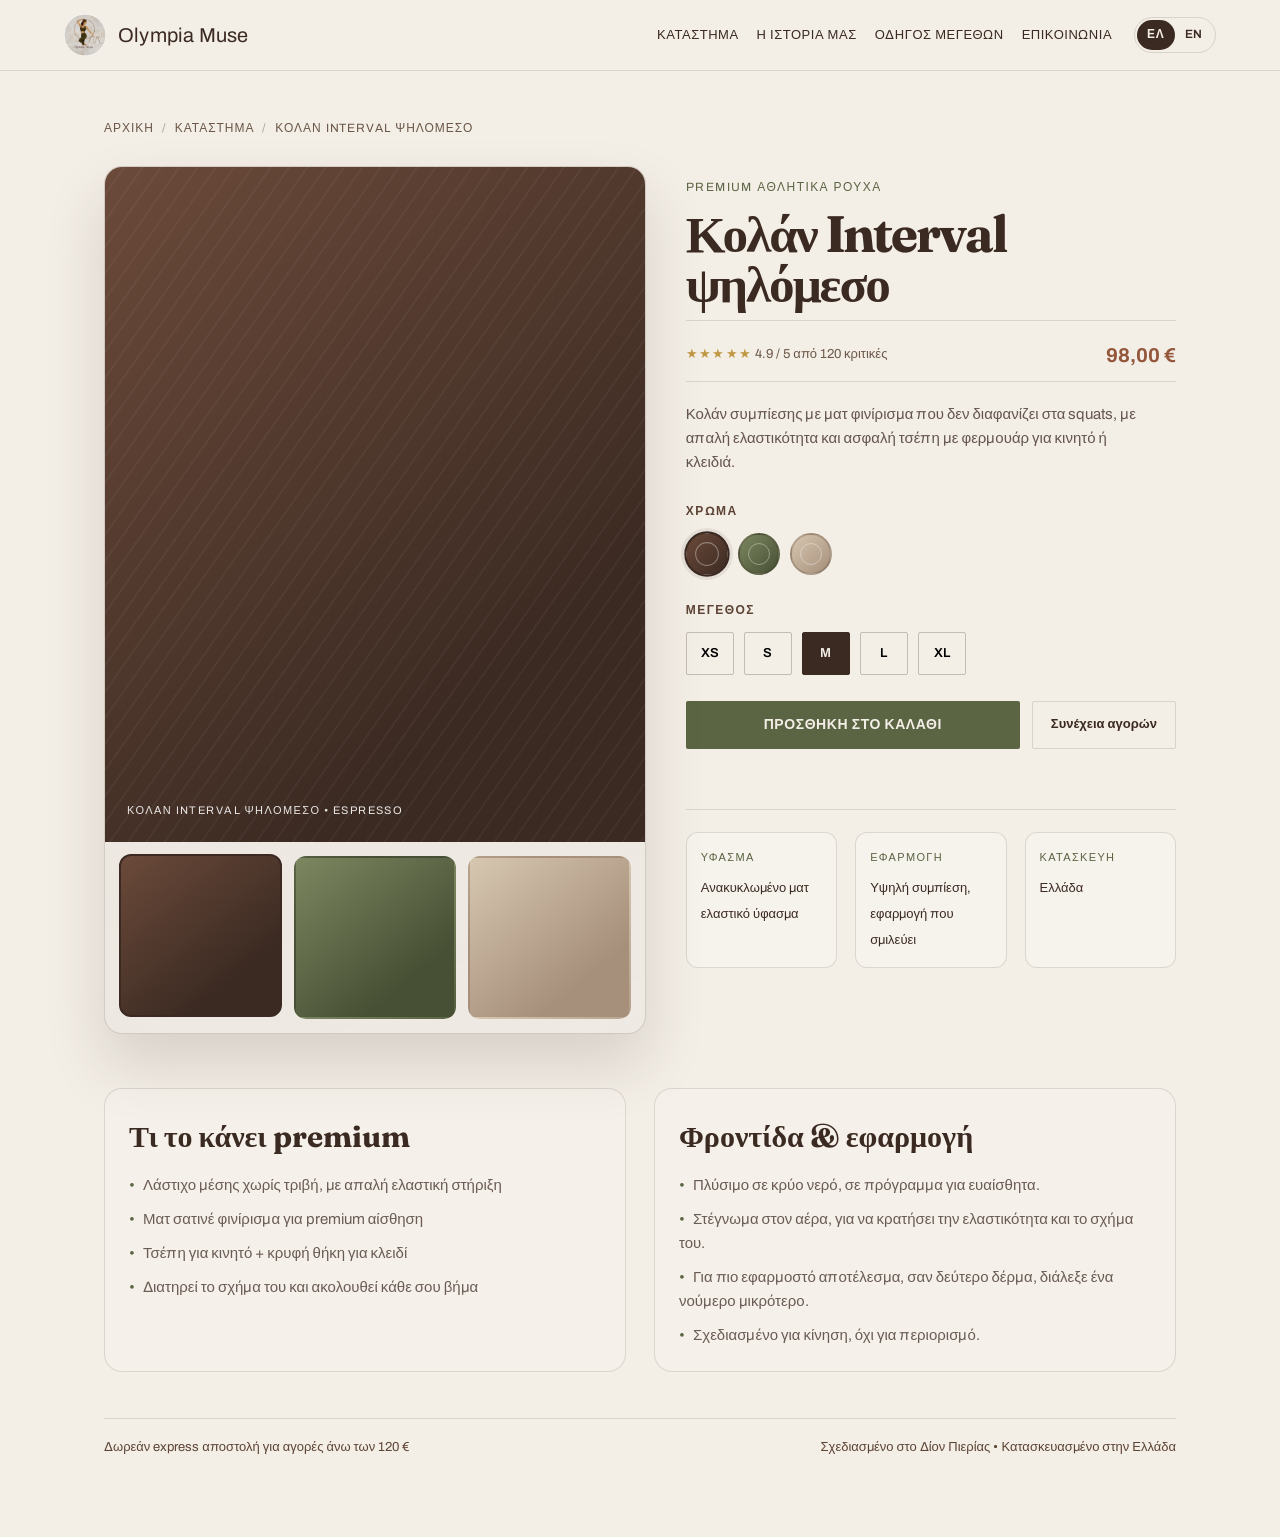
<file: product-detail.html>
<!DOCTYPE html>
<html lang="el">
<head>
  <meta charset="UTF-8" />
  <meta name="viewport" content="width=device-width, initial-scale=1.0" />
  <meta name="theme-color" content="#F3EEE6" />
  <title>Olympia Muse | Product Detail</title>
  <link rel="icon" href="images/logo.jpg" />
  <link rel="preconnect" href="https://fonts.googleapis.com">
  <link href="https://fonts.googleapis.com/css2?family=Archivo+Expanded:wght@600;700;800&family=Archivo:wght@400;500;600;700;800&family=Fraunces:ital,opsz,wght@0,9..144,400;0,9..144,500;1,9..144,400;1,9..144,500&display=swap" rel="stylesheet">
  <style>
    :root {
      --cream:#F3EEE6;
      --cream-light:#FAF5EC;
      --sand:#E6DCCC;
      --sand-deep:#D3C3AD;
      --taupe:#A68F7B;
      --brown:#5C4334;
      --espresso:#3B2A22;
      --olive:#5B6443;
      --olive-deep:#474F34;
      --sage:#9AA284;
      --clay:#94573B;
      --rose:#C49A8C;
      --line:rgba(59,42,34,0.14);
      --shadow:0 30px 60px rgba(59,42,34,0.15);
    }

    * { box-sizing:border-box; margin:0; padding:0; }
    html { scroll-behavior:smooth; }
    body {
      background:var(--cream);
      color:var(--espresso);
      font-family:'Fraunces', serif;
      line-height:1.6;
      overflow-x:hidden;
    }
    a { color:inherit; text-decoration:none; }
    img { max-width:100%; display:block; }
    button, input { font:inherit; }

    .display { font-family:'Archivo Expanded', sans-serif; text-transform:uppercase; letter-spacing:-0.01em; }
    .sans { font-family:'Archivo', sans-serif; }

    header {
      position:sticky;
      top:0;
      z-index:50;
      display:flex;
      align-items:center;
      justify-content:space-between;
      padding:14px 5vw;
      background:rgba(243,238,230,0.88);
      backdrop-filter:blur(10px);
      border-bottom:1px solid var(--line);
    }
    .brand { display:flex; align-items:center; gap:12px; }
    .brand img { width:42px; height:42px; border-radius:50%; object-fit:cover; }
    .wordmark { font-family:'Archivo', sans-serif; font-size:20px; letter-spacing:0.01em; }
    .nav { display:flex; align-items:center; gap:18px; }
    .nav a { font-family:'Archivo', sans-serif; font-size:13px; letter-spacing:0.04em; text-transform:uppercase; }
    .nav a:hover { opacity:0.75; }
    .header-right { display:flex; align-items:center; gap:22px; }
    .lang-switch { display:flex; border:1px solid var(--line); border-radius:999px; padding:2px; }
    .lang-switch button {
      border:0;
      background:transparent;
      color:inherit;
      cursor:pointer;
      font-family:'Archivo', sans-serif;
      font-size:12px;
      font-weight:600;
      letter-spacing:0.06em;
      padding:5px 10px;
      border-radius:999px;
      transition:background .2s ease, color .2s ease;
    }
    .lang-switch button[aria-pressed="true"] { background:var(--espresso); color:var(--cream); }

    .page {
      max-width:1200px;
      margin:0 auto;
      padding:48px 5vw 80px;
    }

    .crumbs {
      display:flex;
      align-items:center;
      flex-wrap:wrap;
      gap:8px;
      font-family:'Archivo', sans-serif;
      font-size:12px;
      letter-spacing:0.08em;
      text-transform:uppercase;
      color:var(--text-muted, #6B5748);
    }
    .crumbs .dot { opacity:0.5; }

    .product-layout {
      display:grid;
      grid-template-columns:1.05fr 0.95fr;
      gap:40px;
      align-items:start;
      margin-top:28px;
    }

    .gallery {
      position:relative;
      background:linear-gradient(150deg, rgba(122,86,66,0.08), rgba(59,42,34,0.04));
      border:1px solid var(--line);
      border-radius:18px;
      overflow:hidden;
      box-shadow:var(--shadow);
    }
    .hero-shot {
      aspect-ratio:4/5;
      background:linear-gradient(140deg, var(--tone-1, #7A5642), var(--tone-2, #3B2A22) 75%);
      position:relative;
      overflow:hidden;
    }
    .hero-shot::before {
      content:'';
      position:absolute;
      inset:0;
      background:repeating-linear-gradient(125deg, rgba(255,255,255,0.04) 0 2px, transparent 2px 15px);
    }
    .hero-shot::after {
      content:attr(data-name);
      position:absolute;
      left:22px;
      bottom:22px;
      font-family:'Archivo', sans-serif;
      font-size:11px;
      letter-spacing:0.13em;
      text-transform:uppercase;
      color:rgba(255,255,255,0.88);
    }
    .thumbs {
      display:grid;
      grid-template-columns:repeat(3, minmax(0, 1fr));
      gap:12px;
      padding:14px;
      background:rgba(255,255,255,0.15);
    }
    .thumb {
      aspect-ratio:1;
      border-radius:12px;
      border:2px solid transparent;
      background:linear-gradient(140deg, var(--tone-1, #7A5642), var(--tone-2, #3B2A22) 75%);
      cursor:pointer;
      transition:transform .25s ease, border-color .25s ease;
    }
    .thumb.active {
      border-color:var(--espresso);
      transform:translateY(-2px);
    }

    .product-info {
      padding:12px 0;
    }
    .eyebrow {
      font-family:'Archivo', sans-serif;
      font-size:12px;
      letter-spacing:0.12em;
      text-transform:uppercase;
      color:var(--olive);
      margin-bottom:12px;
    }
    h1 {
      font-size:clamp(32px, 4vw, 56px);
      line-height:0.96;
      letter-spacing:-0.04em;
      margin-bottom:12px;
    }
    .meta-row {
      display:flex;
      justify-content:space-between;
      align-items:center;
      gap:12px;
      padding:18px 0 10px;
      border-top:1px solid var(--line);
      border-bottom:1px solid var(--line);
      margin-bottom:20px;
    }
    .price {
      font-family:'Archivo', sans-serif;
      font-size:20px;
      font-weight:700;
      color:var(--clay);
    }
    .reviews {
      font-family:'Archivo', sans-serif;
      font-size:13px;
      color:#6B5748;
    }
    .stars { color:#C09843; letter-spacing:0.1em; }

    .description {
      font-family:'Archivo', sans-serif;
      font-size:15px;
      color:rgba(59,42,34,0.78);
      margin-bottom:28px;
      max-width:52ch;
    }

    .section-label {
      font-family:'Archivo', sans-serif;
      font-size:12px;
      letter-spacing:0.12em;
      font-weight:700;
      text-transform:uppercase;
      color:var(--brown);
      margin-bottom:12px;
    }

    .color-row, .size-row {
      display:flex;
      flex-wrap:wrap;
      gap:10px;
      margin-bottom:26px;
    }
    .swatch {
      width:42px;
      height:42px;
      border-radius:50%;
      border:2px solid rgba(59,42,34,0.2);
      background:linear-gradient(135deg, var(--c1), var(--c2));
      cursor:pointer;
      position:relative;
      transition:transform .2s ease, border-color .2s ease;
    }
    .swatch.active {
      border-color:var(--espresso);
      transform:scale(1.08);
      box-shadow:0 0 0 3px rgba(59,42,34,0.08);
    }
    .swatch::after {
      content:'';
      position:absolute;
      inset:8px;
      border-radius:50%;
      border:1px solid rgba(255,255,255,0.35);
    }

    .size-btn {
      min-width:48px;
      padding:10px 11px;
      border:1px solid rgba(59,42,34,0.25);
      background:transparent;
      border-radius:2px;
      font-family:'Archivo', sans-serif;
      font-size:13px;
      font-weight:600;
      cursor:pointer;
      transition:all .2s ease;
    }
    .size-btn.selected {
      background:var(--espresso);
      border-color:var(--espresso);
      color:var(--cream);
    }

    .buy-actions {
      display:grid;
      grid-template-columns:1fr auto;
      gap:12px;
      align-items:center;
      margin-top:10px;
    }
    .primary-btn {
      display:inline-flex;
      justify-content:center;
      align-items:center;
      min-height:48px;
      background:var(--olive);
      color:var(--cream);
      border:0;
      border-radius:2px;
      padding:0 24px;
      font-family:'Archivo', sans-serif;
      font-size:14px;
      font-weight:700;
      letter-spacing:0.04em;
      text-transform:uppercase;
      cursor:pointer;
      transition:background .25s ease, transform .25s ease;
    }
    .primary-btn:hover {
      background:var(--olive-deep);
      transform:translateY(-1px);
    }
    .ghost-btn {
      display:inline-flex;
      justify-content:center;
      align-items:center;
      min-height:48px;
      padding:0 18px;
      border:1px solid var(--line);
      background:transparent;
      border-radius:2px;
      font-family:'Archivo', sans-serif;
      font-size:13px;
      font-weight:600;
      cursor:pointer;
      transition:background .2s ease;
    }
    .ghost-btn:hover { background:rgba(91,100,67,0.06); }

    .product-meta {
      display:grid;
      grid-template-columns:repeat(3, minmax(0, 1fr));
      gap:18px;
      margin-top:28px;
      padding-top:22px;
      border-top:1px solid var(--line);
    }
    .meta-card {
      background:rgba(255,255,255,0.25);
      border:1px solid var(--line);
      border-radius:12px;
      padding:16px 14px;
    }
    .meta-card .k {
      display:block;
      font-family:'Archivo', sans-serif;
      font-size:11px;
      letter-spacing:0.12em;
      text-transform:uppercase;
      color:var(--olive);
      margin-bottom:8px;
    }
    .meta-card .v {
      font-family:'Archivo', sans-serif;
      font-size:13px;
      color:var(--espresso);
    }

    .detail-grid {
      display:grid;
      grid-template-columns:repeat(2, minmax(0, 1fr));
      gap:28px;
      margin-top:54px;
    }
    .detail-panel {
      background:rgba(255,255,255,0.18);
      border:1px solid var(--line);
      border-radius:18px;
      padding:24px;
    }
    .detail-panel h2 {
      font-size:clamp(22px, 2.4vw, 30px);
      margin-bottom:12px;
    }
    .detail-panel ul {
      list-style:none;
      display:grid;
      gap:10px;
      font-family:'Archivo', sans-serif;
      font-size:15px;
      color:rgba(59,42,34,0.75);
    }
    .detail-panel ul li::before {
      content:'•';
      margin-right:8px;
      color:var(--olive);
    }

    .footer-note {
      margin-top:46px;
      font-family:'Archivo', sans-serif;
      font-size:13px;
      color:var(--brown);
      display:flex;
      justify-content:space-between;
      flex-wrap:wrap;
      gap:12px;
      padding-top:18px;
      border-top:1px solid var(--line);
    }

    .sr-only {
      position:absolute;
      width:1px;
      height:1px;
      padding:0;
      margin:-1px;
      overflow:hidden;
      clip:rect(0, 0, 0, 0);
      white-space:nowrap;
      border:0;
    }

    .status {
      margin-top:12px;
      min-height:20px;
      font-family:'Archivo', sans-serif;
      font-size:13px;
      font-weight:600;
      color:var(--clay);
    }

    @media (max-width: 900px) {
      .product-layout { grid-template-columns:1fr; }
      .detail-grid { grid-template-columns:1fr; }
      .nav { display:none; }
    }
    @media (max-width: 560px) {
      .page { padding-left:20px; padding-right:20px; }
      .buy-actions { grid-template-columns:1fr; }
      .product-meta { grid-template-columns:1fr; }
      .thumbs { grid-template-columns:repeat(3, 1fr); }
      .footer-note { flex-direction:column; }
    }

    @media (prefers-reduced-motion: reduce) {
      *, *::before, *::after {
        animation-duration:0.01ms !important;
        animation-iteration-count:1 !important;
        transition-duration:0.01ms !important;
      }
    }
  </style>
</head>
<body>
  <header>
    <a href="OlympiaMuse.html" class="brand" data-i18n-attr="aria-label:homeLabel">
      <img src="images/logo.jpg" alt="" />
      <span class="wordmark">Olympia Muse</span>
    </a>
    <div class="header-right">
      <nav class="nav" data-i18n-attr="aria-label:mainNav">
        <a href="OlympiaMuse.html#shop" data-i18n="navShop"></a>
        <a href="OlympiaMuse.html#story" data-i18n="navStory"></a>
        <a href="OlympiaMuse.html#size-guide" data-i18n="navSize"></a>
        <a href="OlympiaMuse.html#contact" data-i18n="navContact"></a>
      </nav>
      <div class="lang-switch" role="group" data-i18n-attr="aria-label:langLabel">
        <button type="button" data-set-lang="el">ΕΛ</button>
        <button type="button" data-set-lang="en">EN</button>
      </div>
    </div>
  </header>

  <main class="page">
    <nav class="crumbs" data-i18n-attr="aria-label:breadcrumb">
      <a href="OlympiaMuse.html" data-i18n="crumbHome"></a>
      <span class="dot">/</span>
      <a href="OlympiaMuse.html#shop" data-i18n="navShop"></a>
      <span class="dot">/</span>
      <span id="crumb-name"></span>
    </nav>

    <div class="product-layout">
      <section class="gallery" data-i18n-attr="aria-label:gallery">
        <div class="hero-shot" id="hero-shot" data-name="Olympia Muse"></div>
        <div class="thumbs" id="thumbs" data-i18n-attr="aria-label:variations"></div>
      </section>

      <section class="product-info" aria-live="polite">
        <div class="eyebrow" data-i18n="eyebrow"></div>
        <h1 id="product-name"></h1>

        <div class="meta-row">
          <div class="reviews"><span class="stars">★★★★★</span> <span data-i18n="reviews"></span></div>
          <div class="price" id="product-price"></div>
        </div>

        <p class="description" id="product-description"></p>

        <div>
          <div class="section-label" data-i18n="colorLabel"></div>
          <div class="color-row" id="color-row" data-i18n-attr="aria-label:chooseColor"></div>
        </div>

        <div>
          <div class="section-label" data-i18n="sizeLabel"></div>
          <div class="size-row" id="size-row" data-i18n-attr="aria-label:chooseSize"></div>
        </div>

        <div class="buy-actions">
          <button class="primary-btn" type="button" id="add-to-basket" data-i18n="addToBasket"></button>
          <a class="ghost-btn" href="OlympiaMuse.html#shop" data-i18n="keepShopping"></a>
        </div>

        <div id="status" class="status" aria-live="polite"></div>

        <div class="product-meta">
          <div class="meta-card">
            <span class="k" data-i18n="fabricLabel"></span>
            <span class="v" id="meta-fabric">-</span>
          </div>
          <div class="meta-card">
            <span class="k" data-i18n="fitLabel"></span>
            <span class="v" id="meta-fit">-</span>
          </div>
          <div class="meta-card">
            <span class="k" data-i18n="madeLabel"></span>
            <span class="v" data-i18n="greece"></span>
          </div>
        </div>
      </section>
    </div>

    <div class="detail-grid">
      <article class="detail-panel">
        <h2 data-i18n="premiumTitle"></h2>
        <ul id="feature-list"></ul>
      </article>
      <article class="detail-panel">
        <h2 data-i18n="careTitle"></h2>
        <ul>
          <li data-i18n="care1"></li>
          <li data-i18n="care2"></li>
          <li data-i18n="care3"></li>
          <li data-i18n="care4"></li>
        </ul>
      </article>
    </div>

    <div class="footer-note">
      <span data-i18n="freeDelivery"></span>
      <span data-i18n="designedIn"></span>
    </div>
  </main>

  <script>
    // ---- Products: each text has a Greek (el) and English (en) version ----
    const products = {
      'interval-legging': {
        name: { el: 'Κολάν Interval ψηλόμεσο', en: 'Interval High-Rise Legging' },
        price: 98,
        description: {
          el: 'Κολάν συμπίεσης με ματ φινίρισμα που δεν διαφανίζει στα squats, με απαλή ελαστικότητα και ασφαλή τσέπη με φερμουάρ για κινητό ή κλειδιά.',
          en: 'A squat-proof, matte-finish compression legging with buttery stretch and a secure zip pocket for your phone or keys.'
        },
        fabric: { el: 'Ανακυκλωμένο ματ ελαστικό ύφασμα', en: 'Recycled matte stretch fabric' },
        fit: { el: 'Υψηλή συμπίεση, εφαρμογή που σμιλεύει', en: 'High compression, sculpting fit' },
        colors: [
          { name: 'Espresso', c1: '#6B4A3A', c2: '#3B2A22' },
          { name: 'Olive', c1: '#7C8760', c2: '#474F34' },
          { name: 'Sand', c1: '#D7C7B0', c2: '#A68F7B' }
        ],
        features: {
          el: [
            'Λάστιχο μέσης χωρίς τριβή, με απαλή ελαστική στήριξη',
            'Ματ σατινέ φινίρισμα για premium αίσθηση',
            'Τσέπη για κινητό + κρυφή θήκη για κλειδί',
            'Διατηρεί το σχήμα του και ακολουθεί κάθε σου βήμα'
          ],
          en: [
            'No-chafe waistband with soft elastic support',
            'Heated-satin matte finish for a premium feel',
            'Phone sleeve pocket + hidden key sleeve',
            '3D shape retention that moves with your stride'
          ]
        },
        tones: ['#7A5642', '#3B2A22']
      },
      'hover-bra': {
        name: { el: 'Αθλητικό μπουστάκι Hover', en: 'Hover Racerback Bra' },
        price: 58,
        description: {
          el: 'Μπουστάκι racerback μεσαίας στήριξης για μεγάλες αποστάσεις, ελαφριά βάρη και προπονήσεις στη ζέστη, χωρίς να κολλάει πάνω σου.',
          en: 'A medium-support racerback made for longer miles, lighter weights and warm-weather sessions without feeling clingy.'
        },
        fabric: { el: 'Ανακυκλωμένο, διαπνέον ύφασμα υψηλής απόδοσης', en: 'Breathable recycled performance knit' },
        fit: { el: 'Μεσαία στήριξη, αθλητική γραμμή', en: 'Medium support, athletic contour' },
        colors: [
          { name: 'Rose Clay', c1: '#DAB7A7', c2: '#A96D5E' },
          { name: 'Forest', c1: '#7B8362', c2: '#4C5B3E' },
          { name: 'Espresso', c1: '#8B6554', c2: '#4D3A32' }
        ],
        features: {
          el: [
            'Φαρδιά racerback πλάτη για πλήρη ελευθερία κινήσεων',
            'Απομακρύνει την υγρασία, με απαλή αίσθηση στο δέρμα',
            'Ενισχυμένη επένδυση για άνεση στην έντονη άσκηση',
            'Λιτή, καθαρή γραμμή που κάθεται επίπεδα κάτω από άλλα ρούχα'
          ],
          en: [
            'Wide racerback for full range of motion',
            'Moisture-wicking construction with a soft hand-feel',
            'Cushioned lining for high-impact comfort',
            'Clean, minimal shape designed to sit flat under layers'
          ]
        },
        tones: ['#D2AE9F', '#8E6A5C']
      },
      'windward-half-zip': {
        name: { el: 'Μπλούζα Windward με μισό φερμουάρ', en: 'Windward Half-Zip' },
        price: 118,
        description: {
          el: 'Ζεστό fleece με κομψό φινίρισμα, ιδανικό για νωρίς το πρωί, για ζέσταμα πριν το τρέξιμο και για πάνω από άλλα ρούχα μετά την προπόνηση.',
          en: 'A brushed-fleece layer with a polished finish, ideal for early mornings, warm-up runs and post-session layering.'
        },
        fabric: { el: 'Ελαφρύ βουρτσισμένο fleece', en: 'Lightweight brushed fleece' },
        fit: { el: 'Χαλαρή εφαρμογή με ελαστικά μανίκια', en: 'Relaxed layer fit with stretch sleeves' },
        colors: [
          { name: 'Dust Rose', c1: '#E4C5B8', c2: '#B78373' },
          { name: 'Mocha', c1: '#A17D69', c2: '#5C4334' },
          { name: 'Olive', c1: '#A4A980', c2: '#5B6443' }
        ],
        features: {
          el: [
            'Βουρτσισμένο εσωτερικό για ζεστασιά χωρίς όγκο',
            'Μισό φερμουάρ με λεπτή λεπτομέρεια στο πατιλέτο',
            'Τρύπες για τον αντίχειρα και ασφαλής μπροστινή τσέπη',
            'Εύκολο να το φορέσεις από πάνω σε δροσερά πρωινά και στο studio'
          ],
          en: [
            'Soft brushed inside for warmth without bulk',
            'Half-zip silhouette with micro-placket detail',
            'Thumbhole cuffs and secure front pocket',
            'Easy layering piece for crisp mornings and studio sessions'
          ]
        },
        tones: ['#D2AE9F', '#8E6A5C']
      }
    };

    // ---- Page texts in Greek (el) and English (en) — see i18n.js ----
    window.I18N = {
      el: {
        homeLabel: 'Olympia Muse, αρχική',
        langLabel: 'Γλώσσα',
        mainNav: 'Κύριο μενού',
        breadcrumb: 'Διαδρομή',
        gallery: 'Φωτογραφίες προϊόντος',
        variations: 'Χρωματικές παραλλαγές',
        navShop: 'Κατάστημα',
        navStory: 'Η ιστορία μας',
        navSize: 'Οδηγός μεγεθών',
        navContact: 'Επικοινωνία',
        crumbHome: 'Αρχική',
        eyebrow: 'Premium αθλητικά ρούχα',
        reviews: '4.9 / 5 από 120 κριτικές',
        colorLabel: 'Χρώμα',
        sizeLabel: 'Μέγεθος',
        chooseColor: 'Διάλεξε χρώμα',
        chooseSize: 'Διάλεξε μέγεθος',
        colorAria: 'Χρώμα {color}',
        addToBasket: 'Προσθήκη στο καλάθι',
        keepShopping: 'Συνέχεια αγορών',
        added: '{name} σε {color} / {size}: προστέθηκε στο καλάθι.',
        fabricLabel: 'Ύφασμα',
        fitLabel: 'Εφαρμογή',
        madeLabel: 'Κατασκευή',
        greece: 'Ελλάδα',
        premiumTitle: 'Τι το κάνει premium',
        careTitle: 'Φροντίδα & εφαρμογή',
        care1: 'Πλύσιμο σε κρύο νερό, σε πρόγραμμα για ευαίσθητα.',
        care2: 'Στέγνωμα στον αέρα, για να κρατήσει την ελαστικότητα και το σχήμα του.',
        care3: 'Για πιο εφαρμοστό αποτέλεσμα, σαν δεύτερο δέρμα, διάλεξε ένα νούμερο μικρότερο.',
        care4: 'Σχεδιασμένο για κίνηση, όχι για περιορισμό.',
        freeDelivery: 'Δωρεάν express αποστολή για αγορές άνω των 120 €',
        designedIn: 'Σχεδιασμένο στο Δίον Πιερίας • Κατασκευασμένο στην Ελλάδα'
      },
      en: {
        homeLabel: 'Olympia Muse home',
        langLabel: 'Language',
        mainNav: 'Main navigation',
        breadcrumb: 'Breadcrumb',
        gallery: 'Product gallery',
        variations: 'Product variations',
        navShop: 'Shop',
        navStory: 'Our story',
        navSize: 'Size guide',
        navContact: 'Contact',
        crumbHome: 'Home',
        eyebrow: 'Premium activewear',
        reviews: '4.9 / 5 from 120 reviews',
        colorLabel: 'Color',
        sizeLabel: 'Size',
        chooseColor: 'Choose a color',
        chooseSize: 'Choose a size',
        colorAria: 'Choose {color}',
        addToBasket: 'Add to basket',
        keepShopping: 'Keep shopping',
        added: '{name} in {color} / {size} was added to basket.',
        fabricLabel: 'Fabric',
        fitLabel: 'Fit',
        madeLabel: 'Made in',
        greece: 'Greece',
        premiumTitle: 'What makes it feel premium',
        careTitle: 'Care & fit',
        care1: 'Machine wash cold on delicate cycle.',
        care2: 'Air dry to keep the stretch and structure intact.',
        care3: 'For a closer, second-skin fit, choose one size down.',
        care4: 'Designed for movement, not restriction.',
        freeDelivery: 'Free express delivery over €120',
        designedIn: 'Designed in Dion, Pieria • Made in Greece'
      }
    };
  </script>
  <script src="i18n.js"></script>
  <script>
    const params = new URLSearchParams(window.location.search);
    const productId = products[params.get('product')] ? params.get('product') : 'interval-legging';
    const product = products[productId];
    const t = OM.t;
    const pick = OM.pick;

    const nameEl = document.getElementById('product-name');
    const priceEl = document.getElementById('product-price');
    const descriptionEl = document.getElementById('product-description');
    const colorRow = document.getElementById('color-row');
    const sizeRow = document.getElementById('size-row');
    const thumbs = document.getElementById('thumbs');
    const heroShot = document.getElementById('hero-shot');
    const featureList = document.getElementById('feature-list');
    const statusEl = document.getElementById('status');
    const crumbName = document.getElementById('crumb-name');
    const metaFabric = document.getElementById('meta-fabric');
    const metaFit = document.getElementById('meta-fit');

    let selectedColor = 0;
    let selectedSize = 'M';

    function formatPrice(value) {
      return new Intl.NumberFormat(OM.lang === 'el' ? 'el-GR' : 'en-IE', { style: 'currency', currency: 'EUR' }).format(value);
    }

    function renderColors() {
      colorRow.innerHTML = product.colors.map((color, i) => `
        <button
          type="button"
          class="swatch ${i === selectedColor ? 'active' : ''}"
          style="--c1:${color.c1}; --c2:${color.c2};"
          data-index="${i}"
          aria-label="${t('colorAria').replace('{color}', color.name)}"
          title="${color.name}"
        ></button>
      `).join('');

      colorRow.querySelectorAll('.swatch').forEach(btn => {
        btn.addEventListener('click', () => {
          selectedColor = Number(btn.dataset.index);
          renderColors();
          renderMainVisual();
        });
      });
    }

    function renderSizes() {
      const sizes = ['XS', 'S', 'M', 'L', 'XL'];
      sizeRow.innerHTML = sizes.map(size => `
        <button type="button" class="size-btn ${size === selectedSize ? 'selected' : ''}" data-size="${size}">${size}</button>
      `).join('');

      sizeRow.querySelectorAll('.size-btn').forEach(btn => {
        btn.addEventListener('click', () => {
          selectedSize = btn.dataset.size;
          renderSizes();
        });
      });
    }

    function renderMainVisual() {
      const { c1, c2 } = product.colors[selectedColor];
      heroShot.style.setProperty('--tone-1', c1);
      heroShot.style.setProperty('--tone-2', c2);
      heroShot.dataset.name = `${pick(product.name)} • ${product.colors[selectedColor].name}`;

      thumbs.innerHTML = product.colors.map((color, i) => `
        <button
          type="button"
          class="thumb ${i === selectedColor ? 'active' : ''}"
          style="--tone-1:${color.c1}; --tone-2:${color.c2};"
          data-index="${i}"
          aria-label="${color.name}"
        ></button>
      `).join('');

      thumbs.querySelectorAll('.thumb').forEach(btn => {
        btn.addEventListener('click', () => {
          selectedColor = Number(btn.dataset.index);
          renderColors();
          renderMainVisual();
        });
      });
    }

    function renderProduct() {
      document.title = `Olympia Muse | ${pick(product.name)}`;
      nameEl.textContent = pick(product.name);
      priceEl.textContent = formatPrice(product.price);
      descriptionEl.textContent = pick(product.description);
      crumbName.textContent = pick(product.name);
      metaFabric.textContent = pick(product.fabric);
      metaFit.textContent = pick(product.fit);
      featureList.innerHTML = pick(product.features).map(item => `<li>${item}</li>`).join('');
      renderColors();
      renderSizes();
      renderMainVisual();
    }

    document.getElementById('add-to-basket').addEventListener('click', () => {
      const colorName = product.colors[selectedColor].name;
      let basket = [];
      try { basket = JSON.parse(localStorage.getItem('olympian-muse-basket') || '[]'); } catch (e) {}
      const existing = basket.find(item => item.id === productId && item.size === selectedSize && item.color === colorName);

      if (existing) {
        existing.qty += 1;
      } else {
        basket.push({
          id: productId,
          name: product.name.el,
          names: product.name,
          size: selectedSize,
          color: colorName,
          price: product.price,
          qty: 1,
          t1: product.colors[selectedColor].c1,
          t2: product.colors[selectedColor].c2
        });
      }

      try { localStorage.setItem('olympian-muse-basket', JSON.stringify(basket)); } catch (e) {}
      statusEl.textContent = t('added')
        .replace('{name}', pick(product.name))
        .replace('{color}', colorName)
        .replace('{size}', selectedSize);
    });

    document.addEventListener('langchange', () => {
      statusEl.textContent = '';
      renderProduct();
    });

    renderProduct();
  </script>
</body>
</html>
</file>
